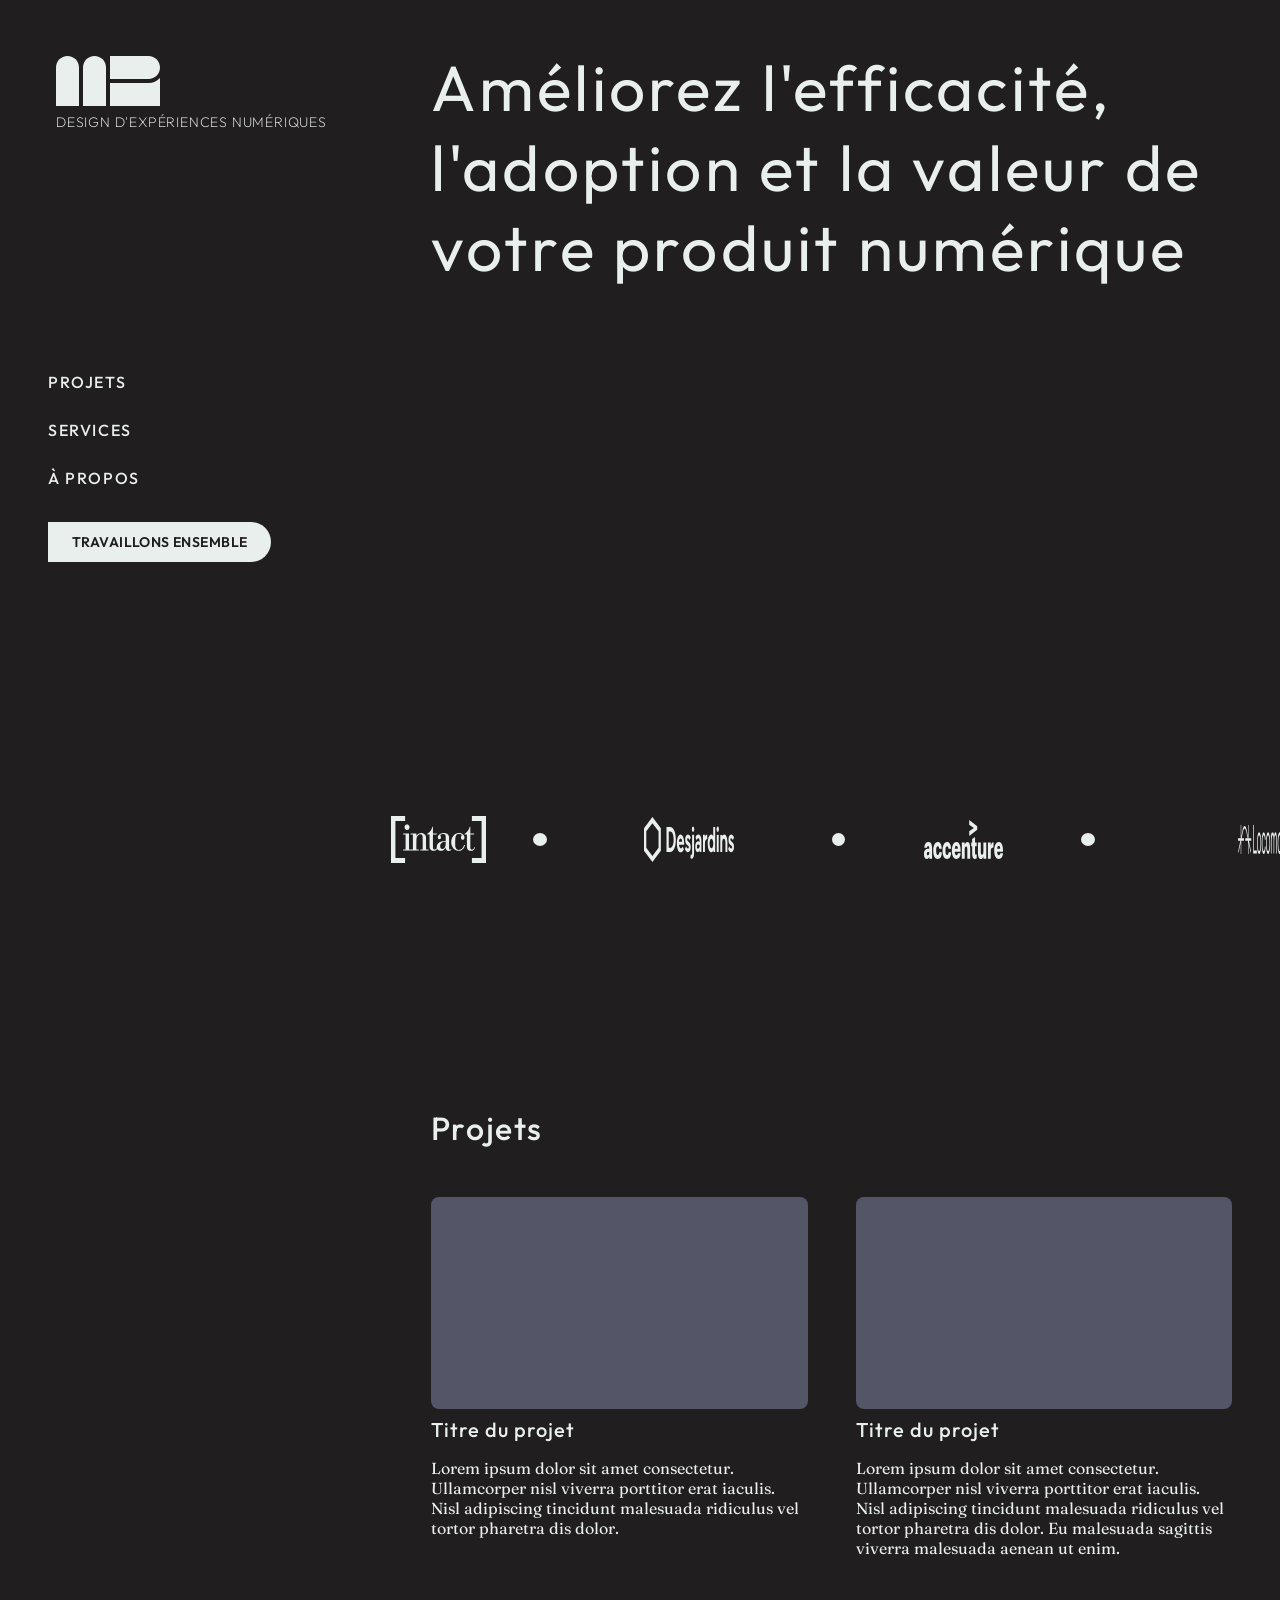
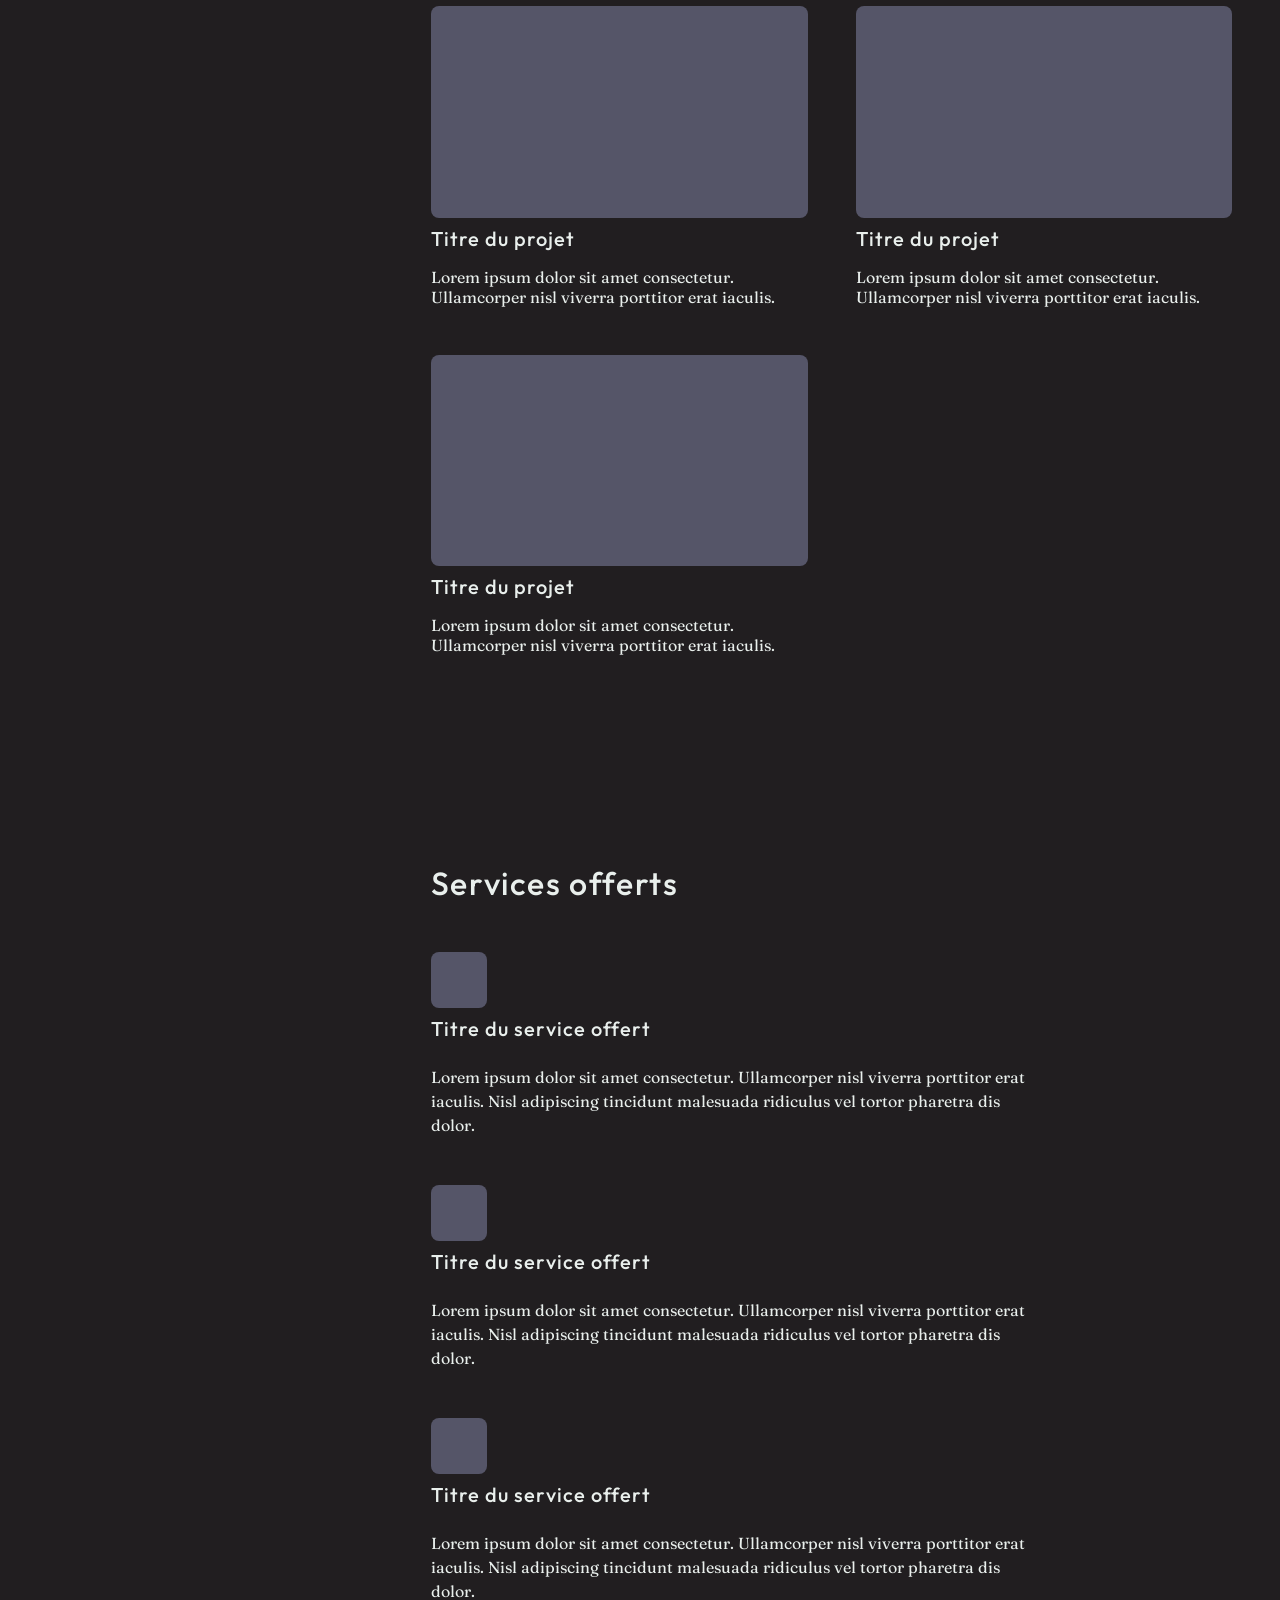
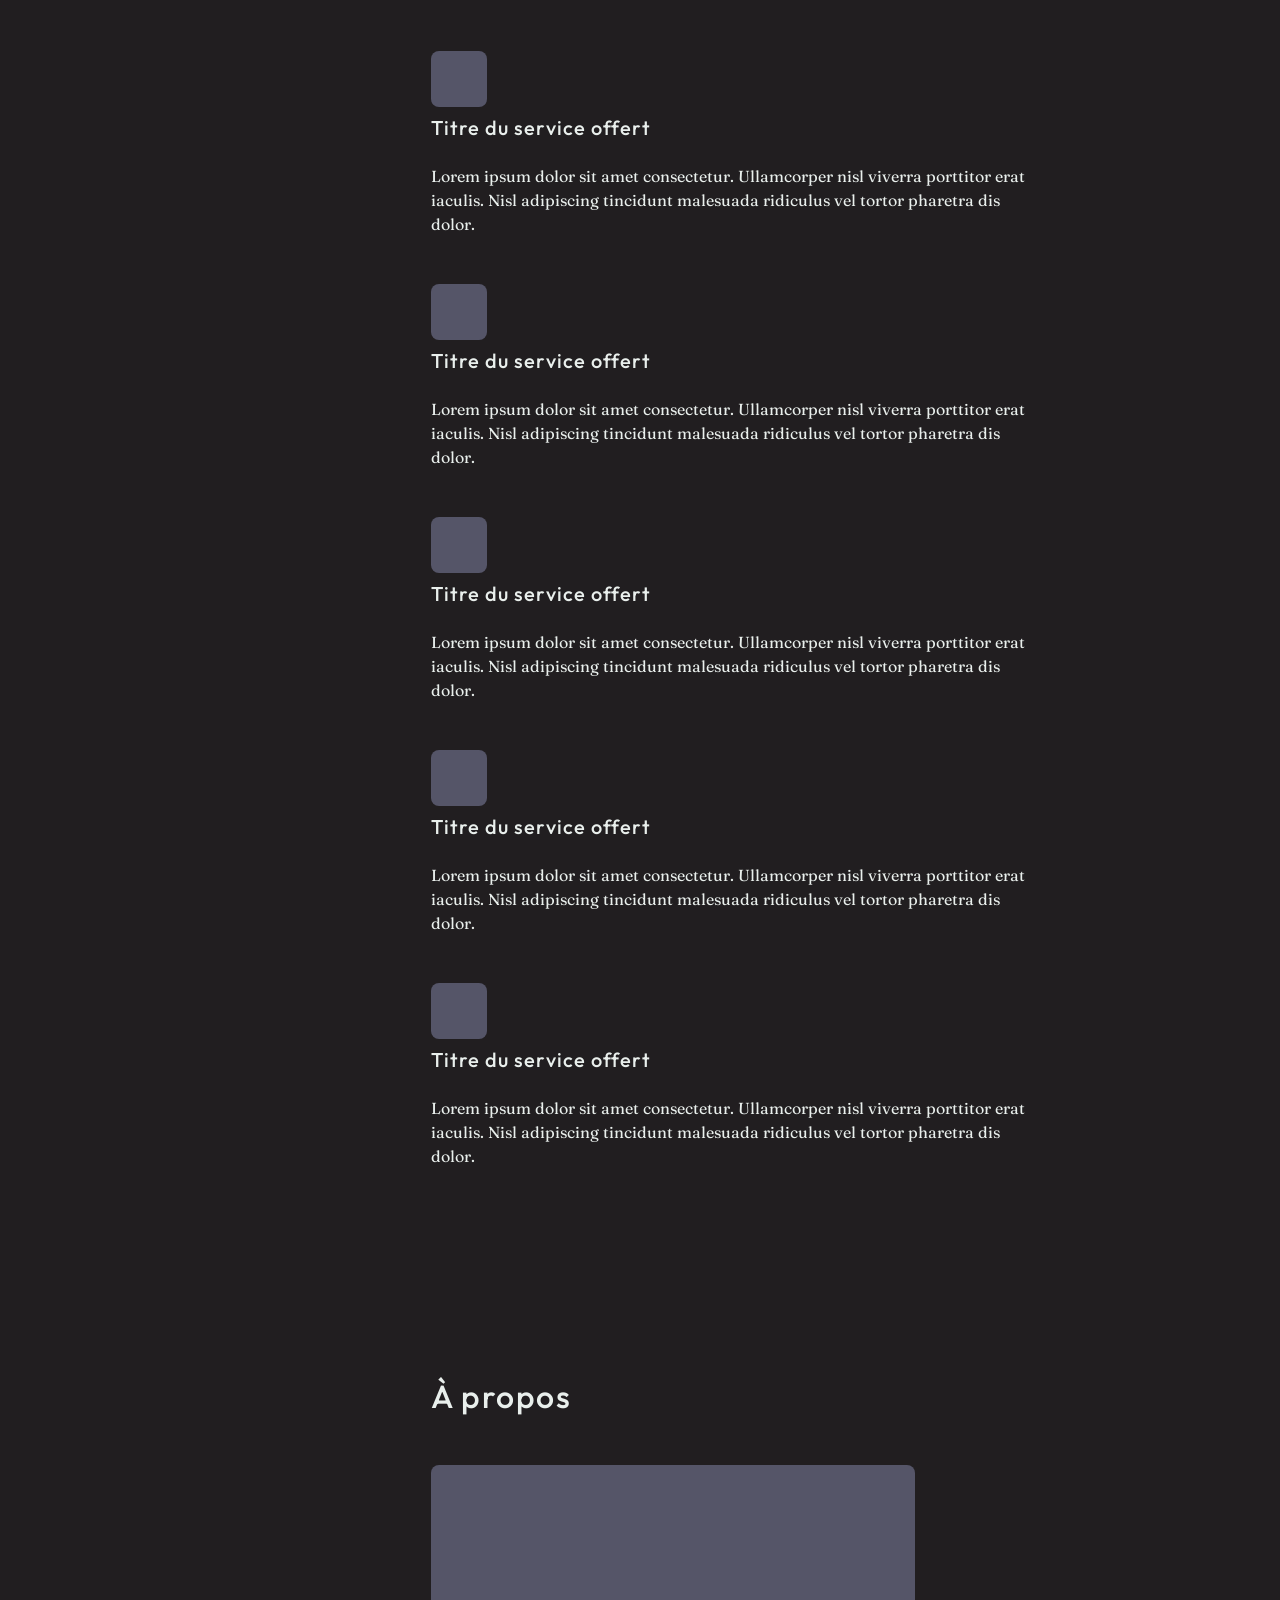
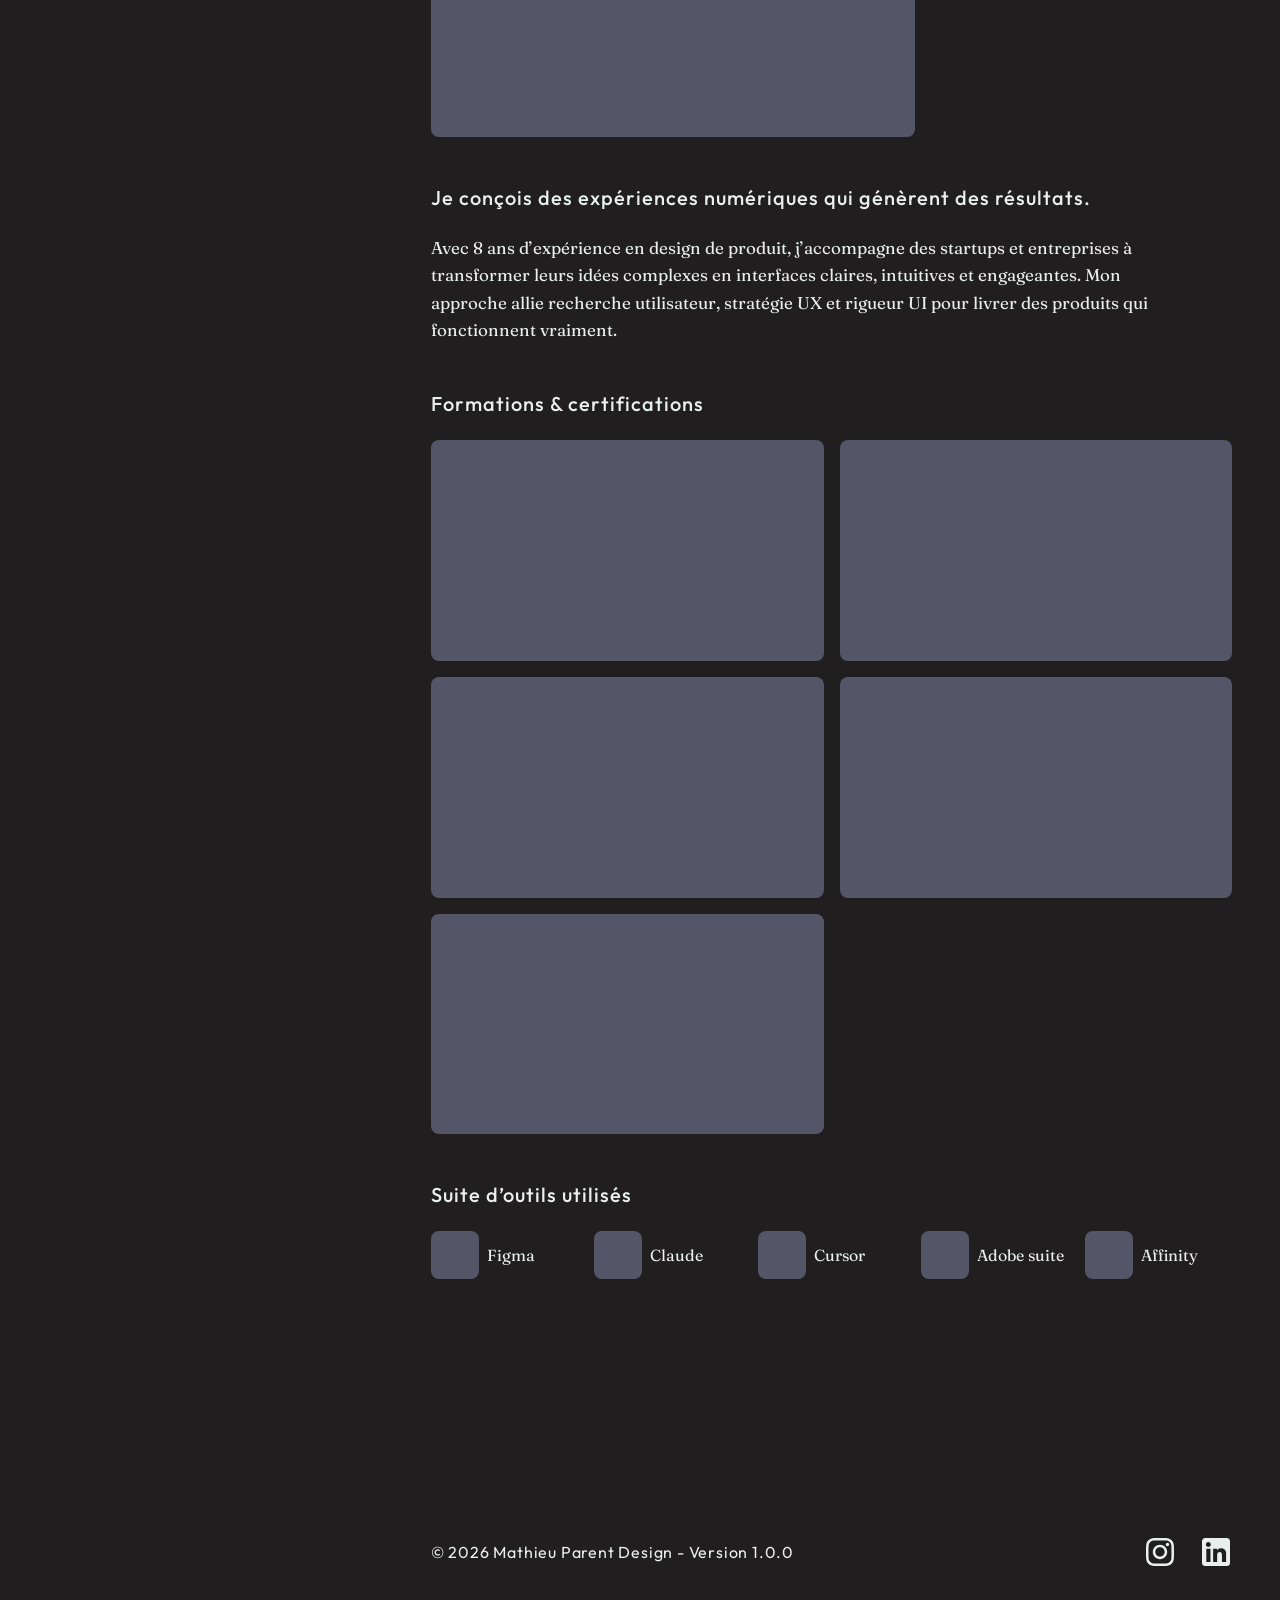
<file: index.html>
<!DOCTYPE html>
<html lang="fr">
<head>
  <meta charset="UTF-8" />
  <meta name="viewport" content="width=device-width, initial-scale=1.0" />
  <title>Mathieu Parent — Design de produit numérique</title>
  <link rel="preconnect" href="https://fonts.googleapis.com" />
  <link rel="preconnect" href="https://fonts.gstatic.com" crossorigin />
  <link href="https://fonts.googleapis.com/css2?family=Fraunces:opsz,wght@9..144,400&family=Outfit:wght@300;400;500;600&display=swap" rel="stylesheet" />
  <link rel="stylesheet" href="styles.css" />
</head>
<body>
  <div class="layout">

    <nav class="navigation" id="navigation">
      <div class="navigation__top">
        <a href="#header" class="navigation__brand" aria-label="Mathieu Parent">
          <img class="logo logo--desktop" src="assets/logo.svg" alt="" />
          <img class="logo logo--mobile" src="assets/logo-mobile.svg" alt="" />
          <p class="navigation__tagline">design d'expériences numériques</p>
        </a>

        <button
          class="navigation__toggle"
          type="button"
          aria-expanded="false"
          aria-controls="navigation-menu"
          aria-label="Ouvrir le menu"
        >
          <img class="navigation__icon navigation__icon--menu" src="assets/menu.svg" alt="" width="32" height="32" />
          <img class="navigation__icon navigation__icon--close" src="assets/close.svg" alt="" width="32" height="32" />
        </button>
      </div>

      <div class="navigation__body" id="navigation-menu">
        <ul class="navigation__links">
          <li><a href="#projets" class="navigation__link">Projets</a></li>
          <li><a href="#services" class="navigation__link">Services</a></li>
          <li><a href="#about" class="navigation__link">À propos</a></li>
        </ul>

        <a href="#contact" class="navigation__button">Travaillons ensemble</a>
      </div>
    </nav>

    <main class="body">

      <section class="header" id="header">
        <div class="header__tagline-block">
          <p class="header__tagline reveal" style="--reveal-delay: 160ms">
            Améliorez l'efficacité, l'adoption et la valeur de votre produit numérique
          </p>
        </div>
        <div class="client-company reveal" style="--reveal-delay: 440ms">
          <div class="client-company__track">
            <!-- First copy -->
            <div class="client-company__set">
              <img class="client-logo client-logo--intact" src="assets/clients/intact.svg" alt="Intact" />
              <img class="client-company__dot" src="assets/clients/dot.svg" alt="" />
              <img class="client-logo client-logo--desjardins" src="assets/clients/desjardins.svg" alt="Desjardins" />
              <img class="client-company__dot" src="assets/clients/dot.svg" alt="" />
              <img class="client-logo client-logo--accenture" src="assets/clients/accenture.svg" alt="Accenture" />
              <img class="client-company__dot" src="assets/clients/dot.svg" alt="" />
              <img class="client-logo client-logo--locomotive" src="assets/clients/locomotive.svg" alt="Locomotive" />
              <img class="client-company__dot" src="assets/clients/dot.svg" alt="" />
              <img class="client-logo client-logo--lg2" src="assets/clients/lg2.svg" alt="lg2" />
              <img class="client-company__dot" src="assets/clients/dot.svg" alt="" />
              <img class="client-logo client-logo--turbulent" src="assets/clients/turbulent.svg" alt="Turbulent" />
              <img class="client-company__dot" src="assets/clients/dot.svg" alt="" />
              <img class="client-logo client-logo--mtm-design" src="assets/clients/mtm-design.svg" alt="MTM.design" />
              <img class="client-company__dot" src="assets/clients/dot.svg" alt="" />
              <img class="client-logo client-logo--metamusique" src="assets/clients/metamusique.svg" alt="Métamusique" />
              <img class="client-company__dot" src="assets/clients/dot.svg" alt="" />
            </div>
            <!-- Duplicate for seamless loop -->
            <div class="client-company__set" aria-hidden="true">
              <img class="client-logo client-logo--intact" src="assets/clients/intact.svg" alt="" />
              <img class="client-company__dot" src="assets/clients/dot.svg" alt="" />
              <img class="client-logo client-logo--desjardins" src="assets/clients/desjardins.svg" alt="" />
              <img class="client-company__dot" src="assets/clients/dot.svg" alt="" />
              <img class="client-logo client-logo--accenture" src="assets/clients/accenture.svg" alt="" />
              <img class="client-company__dot" src="assets/clients/dot.svg" alt="" />
              <img class="client-logo client-logo--locomotive" src="assets/clients/locomotive.svg" alt="" />
              <img class="client-company__dot" src="assets/clients/dot.svg" alt="" />
              <img class="client-logo client-logo--lg2" src="assets/clients/lg2.svg" alt="" />
              <img class="client-company__dot" src="assets/clients/dot.svg" alt="" />
              <img class="client-logo client-logo--turbulent" src="assets/clients/turbulent.svg" alt="" />
              <img class="client-company__dot" src="assets/clients/dot.svg" alt="" />
              <img class="client-logo client-logo--mtm-design" src="assets/clients/mtm-design.svg" alt="" />
              <img class="client-company__dot" src="assets/clients/dot.svg" alt="" />
              <img class="client-logo client-logo--metamusique" src="assets/clients/metamusique.svg" alt="" />
              <img class="client-company__dot" src="assets/clients/dot.svg" alt="" />
            </div>
          </div>
        </div>
      </section>

      <section class="section" id="projets">
        <h2 class="section__title reveal">Projets</h2>
        <div class="section__content">
          <ul class="projects-listing">
            <li class="project-card">
              <div class="project-card__media reveal" style="--reveal-delay: 0ms" aria-hidden="true"></div>
              <div class="project-card__text">
                <h3 class="project-card__title reveal" style="--reveal-delay: 400ms">
                  <a href="project-CB.html" class="project-card__link">Titre du projet</a>
                </h3>
                <p class="project-card__description reveal" style="--reveal-delay: 800ms">
                  Lorem ipsum dolor sit amet consectetur. Ullamcorper nisl viverra porttitor erat iaculis. Nisl adipiscing tincidunt malesuada ridiculus vel tortor pharetra dis dolor.
                </p>
              </div>
            </li>
            <li class="project-card">
              <div class="project-card__media reveal" style="--reveal-delay: 160ms" aria-hidden="true"></div>
              <div class="project-card__text">
                <h3 class="project-card__title reveal" style="--reveal-delay: 560ms">Titre du projet</h3>
                <p class="project-card__description reveal" style="--reveal-delay: 960ms">
                  Lorem ipsum dolor sit amet consectetur. Ullamcorper nisl viverra porttitor erat iaculis. Nisl adipiscing tincidunt malesuada ridiculus vel tortor pharetra dis dolor. Eu malesuada sagittis viverra malesuada aenean ut enim.
                </p>
              </div>
            </li>
            <li class="project-card">
              <div class="project-card__media reveal" style="--reveal-delay: 320ms" aria-hidden="true"></div>
              <div class="project-card__text">
                <h3 class="project-card__title reveal" style="--reveal-delay: 720ms">Titre du projet</h3>
                <p class="project-card__description reveal" style="--reveal-delay: 1120ms">
                  Lorem ipsum dolor sit amet consectetur. Ullamcorper nisl viverra porttitor erat iaculis.
                </p>
              </div>
            </li>
            <li class="project-card">
              <div class="project-card__media reveal" style="--reveal-delay: 0ms" aria-hidden="true"></div>
              <div class="project-card__text">
                <h3 class="project-card__title reveal" style="--reveal-delay: 400ms">Titre du projet</h3>
                <p class="project-card__description reveal" style="--reveal-delay: 800ms">
                  Lorem ipsum dolor sit amet consectetur. Ullamcorper nisl viverra porttitor erat iaculis.
                </p>
              </div>
            </li>
            <li class="project-card">
              <div class="project-card__media reveal" style="--reveal-delay: 160ms" aria-hidden="true"></div>
              <div class="project-card__text">
                <h3 class="project-card__title reveal" style="--reveal-delay: 560ms">Titre du projet</h3>
                <p class="project-card__description reveal" style="--reveal-delay: 960ms">
                  Lorem ipsum dolor sit amet consectetur. Ullamcorper nisl viverra porttitor erat iaculis.
                </p>
              </div>
            </li>
          </ul>
        </div>
      </section>

      <section class="section" id="services">
        <h2 class="section__title reveal">Services offerts</h2>
        <div class="section__content">
          <ul class="services-listing">
            <li class="service-card">
              <div class="service-card__media reveal" style="--reveal-delay: 0ms" aria-hidden="true"></div>
              <div class="service-card__text">
                <h3 class="service-card__title reveal" style="--reveal-delay: 200ms">Titre du service offert</h3>
                <p class="service-card__description reveal" style="--reveal-delay: 400ms">
                  Lorem ipsum dolor sit amet consectetur. Ullamcorper nisl viverra porttitor erat iaculis. Nisl adipiscing tincidunt malesuada ridiculus vel tortor pharetra dis dolor.
                </p>
              </div>
            </li>
            <li class="service-card">
              <div class="service-card__media reveal" style="--reveal-delay: 80ms" aria-hidden="true"></div>
              <div class="service-card__text">
                <h3 class="service-card__title reveal" style="--reveal-delay: 280ms">Titre du service offert</h3>
                <p class="service-card__description reveal" style="--reveal-delay: 480ms">
                  Lorem ipsum dolor sit amet consectetur. Ullamcorper nisl viverra porttitor erat iaculis. Nisl adipiscing tincidunt malesuada ridiculus vel tortor pharetra dis dolor.
                </p>
              </div>
            </li>
            <li class="service-card">
              <div class="service-card__media reveal" style="--reveal-delay: 160ms" aria-hidden="true"></div>
              <div class="service-card__text">
                <h3 class="service-card__title reveal" style="--reveal-delay: 360ms">Titre du service offert</h3>
                <p class="service-card__description reveal" style="--reveal-delay: 560ms">
                  Lorem ipsum dolor sit amet consectetur. Ullamcorper nisl viverra porttitor erat iaculis. Nisl adipiscing tincidunt malesuada ridiculus vel tortor pharetra dis dolor.
                </p>
              </div>
            </li>
            <li class="service-card">
              <div class="service-card__media reveal" style="--reveal-delay: 240ms" aria-hidden="true"></div>
              <div class="service-card__text">
                <h3 class="service-card__title reveal" style="--reveal-delay: 440ms">Titre du service offert</h3>
                <p class="service-card__description reveal" style="--reveal-delay: 640ms">
                  Lorem ipsum dolor sit amet consectetur. Ullamcorper nisl viverra porttitor erat iaculis. Nisl adipiscing tincidunt malesuada ridiculus vel tortor pharetra dis dolor.
                </p>
              </div>
            </li>
            <li class="service-card">
              <div class="service-card__media reveal" style="--reveal-delay: 0ms" aria-hidden="true"></div>
              <div class="service-card__text">
                <h3 class="service-card__title reveal" style="--reveal-delay: 200ms">Titre du service offert</h3>
                <p class="service-card__description reveal" style="--reveal-delay: 400ms">
                  Lorem ipsum dolor sit amet consectetur. Ullamcorper nisl viverra porttitor erat iaculis. Nisl adipiscing tincidunt malesuada ridiculus vel tortor pharetra dis dolor.
                </p>
              </div>
            </li>
            <li class="service-card">
              <div class="service-card__media reveal" style="--reveal-delay: 80ms" aria-hidden="true"></div>
              <div class="service-card__text">
                <h3 class="service-card__title reveal" style="--reveal-delay: 280ms">Titre du service offert</h3>
                <p class="service-card__description reveal" style="--reveal-delay: 480ms">
                  Lorem ipsum dolor sit amet consectetur. Ullamcorper nisl viverra porttitor erat iaculis. Nisl adipiscing tincidunt malesuada ridiculus vel tortor pharetra dis dolor.
                </p>
              </div>
            </li>
            <li class="service-card">
              <div class="service-card__media reveal" style="--reveal-delay: 160ms" aria-hidden="true"></div>
              <div class="service-card__text">
                <h3 class="service-card__title reveal" style="--reveal-delay: 360ms">Titre du service offert</h3>
                <p class="service-card__description reveal" style="--reveal-delay: 560ms">
                  Lorem ipsum dolor sit amet consectetur. Ullamcorper nisl viverra porttitor erat iaculis. Nisl adipiscing tincidunt malesuada ridiculus vel tortor pharetra dis dolor.
                </p>
              </div>
            </li>
            <li class="service-card">
              <div class="service-card__media reveal" style="--reveal-delay: 240ms" aria-hidden="true"></div>
              <div class="service-card__text">
                <h3 class="service-card__title reveal" style="--reveal-delay: 440ms">Titre du service offert</h3>
                <p class="service-card__description reveal" style="--reveal-delay: 640ms">
                  Lorem ipsum dolor sit amet consectetur. Ullamcorper nisl viverra porttitor erat iaculis. Nisl adipiscing tincidunt malesuada ridiculus vel tortor pharetra dis dolor.
                </p>
              </div>
            </li>
          </ul>
        </div>
      </section>

      <section class="section" id="about">
        <h2 class="section__title reveal">À propos</h2>
        <div class="section__content">
          <div class="about-section-content">
            <div class="top-block">
              <div class="top-block__intro">
                <div class="top-block__media reveal" style="--reveal-delay: 0ms" aria-hidden="true"></div>
                <div class="text-column">
                  <h3 class="text-column__heading reveal" style="--reveal-delay: 160ms">
                    Je conçois des expériences numériques qui génèrent des résultats.
                  </h3>
                  <p class="text-column__body reveal" style="--reveal-delay: 320ms">
                    Avec 8&nbsp;ans d’expérience en design de produit, j’accompagne des startups et entreprises à transformer leurs idées complexes en interfaces claires, intuitives et engageantes. Mon approche allie recherche utilisateur, stratégie UX et rigueur UI pour livrer des produits qui fonctionnent vraiment.
                  </p>
                </div>
              </div>
              <div class="certificates-block">
                <h3 class="certificates-block__label reveal" style="--reveal-delay: 400ms">Formations &amp; certifications</h3>
                <ul class="certifications-listing">
                  <li class="certification reveal" style="--reveal-delay: 480ms" aria-label="Google UX Design Certificate">
                    <div class="certification__media" aria-hidden="true"></div>
                  </li>
                  <li class="certification reveal" style="--reveal-delay: 560ms" aria-label="Interaction Design Foundation">
                    <div class="certification__media" aria-hidden="true"></div>
                  </li>
                  <li class="certification reveal" style="--reveal-delay: 640ms" aria-label="Figma Advanced">
                    <div class="certification__media" aria-hidden="true"></div>
                  </li>
                  <li class="certification reveal" style="--reveal-delay: 720ms" aria-label="Meta Product Design">
                    <div class="certification__media" aria-hidden="true"></div>
                  </li>
                  <li class="certification reveal" style="--reveal-delay: 800ms" aria-label="NN/g UX Certification">
                    <div class="certification__media" aria-hidden="true"></div>
                  </li>
                </ul>
              </div>
              <div class="tools-block">
                <h3 class="tools-block__label reveal" style="--reveal-delay: 880ms">Suite d’outils utilisés</h3>
                <ul class="tools-listing">
                  <li class="tool reveal" style="--reveal-delay: 960ms">
                    <div class="tool__media" aria-hidden="true"></div>
                    <p class="tool__title">Figma</p>
                  </li>
                  <li class="tool reveal" style="--reveal-delay: 1040ms">
                    <div class="tool__media" aria-hidden="true"></div>
                    <p class="tool__title">Claude</p>
                  </li>
                  <li class="tool reveal" style="--reveal-delay: 1120ms">
                    <div class="tool__media" aria-hidden="true"></div>
                    <p class="tool__title">Cursor</p>
                  </li>
                  <li class="tool reveal" style="--reveal-delay: 1200ms">
                    <div class="tool__media" aria-hidden="true"></div>
                    <p class="tool__title">Adobe suite</p>
                  </li>
                  <li class="tool reveal" style="--reveal-delay: 1280ms">
                    <div class="tool__media" aria-hidden="true"></div>
                    <p class="tool__title">Affinity</p>
                  </li>
                </ul>
              </div>
            </div>
          </div>
        </div>
      </section>

      <footer class="footer">
        <p class="footer__copyright">© <span data-year></span> Mathieu Parent Design - Version 1.0.0</p>
        <div class="footer__socials">
          <a class="footer__social" href="#" aria-label="Instagram">
            <img src="assets/instagram.svg" alt="" width="32" height="32" />
          </a>
          <a class="footer__social" href="#" aria-label="LinkedIn">
            <img src="assets/linkedin.svg" alt="" width="32" height="32" />
          </a>
        </div>
      </footer>

    </main>

  </div>
  <script src="nav.js"></script>
  <script src="reveal.js"></script>
  <script>
    document.querySelectorAll('[data-year]').forEach((el) => {
      el.textContent = new Date().getFullYear();
    });
  </script>
</body>
</html>
</file>
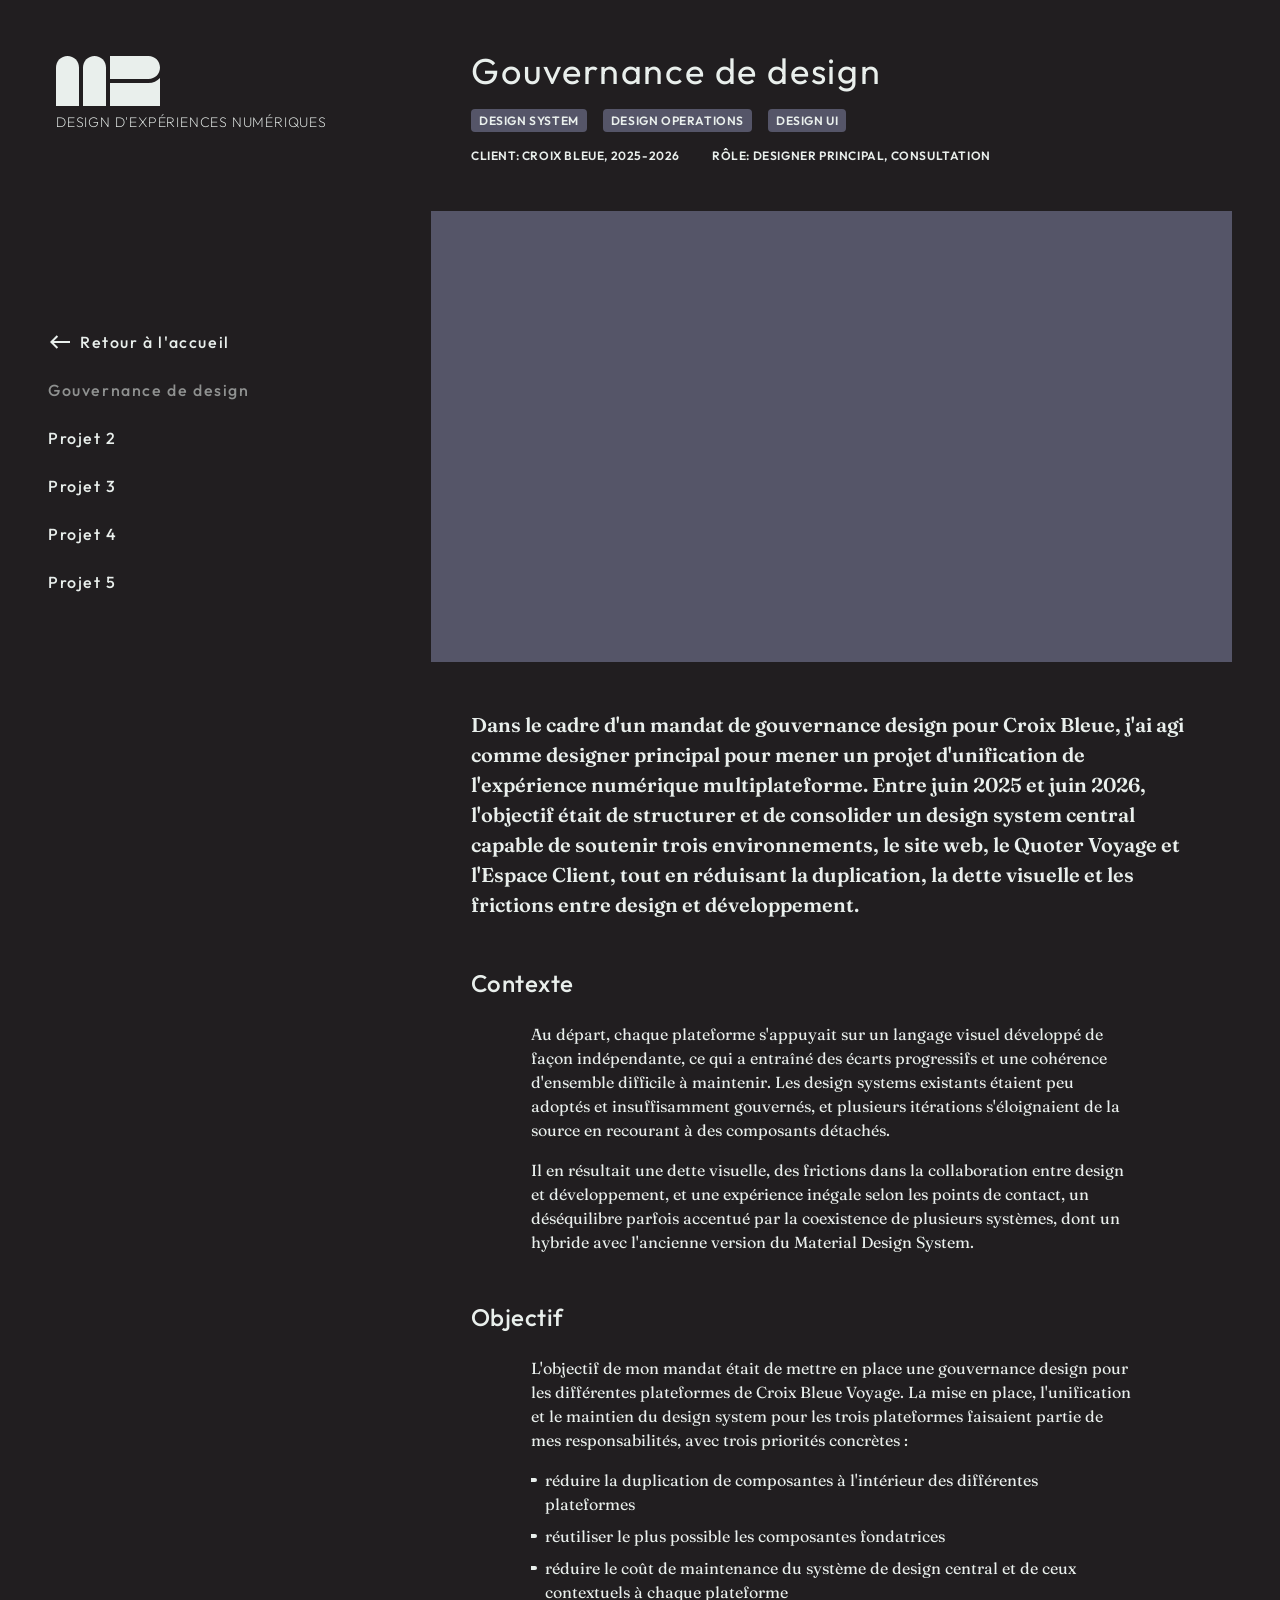
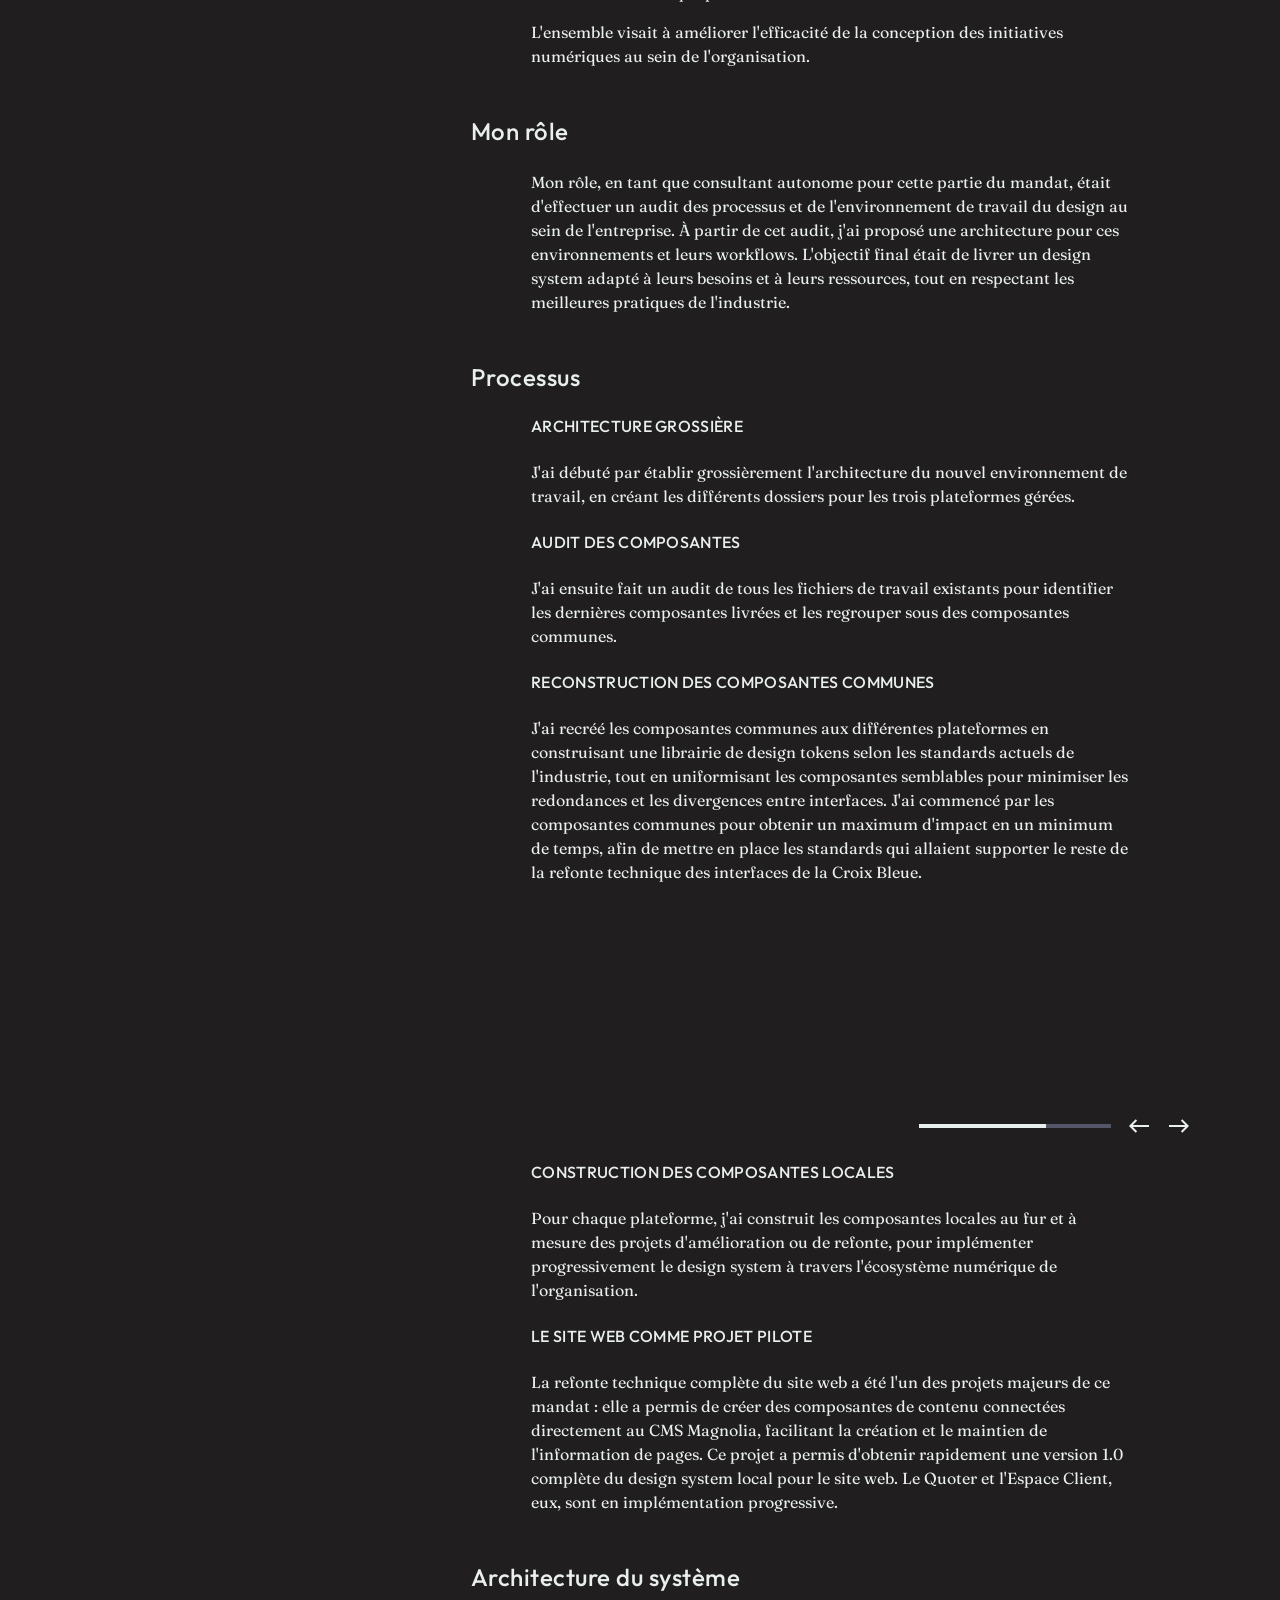
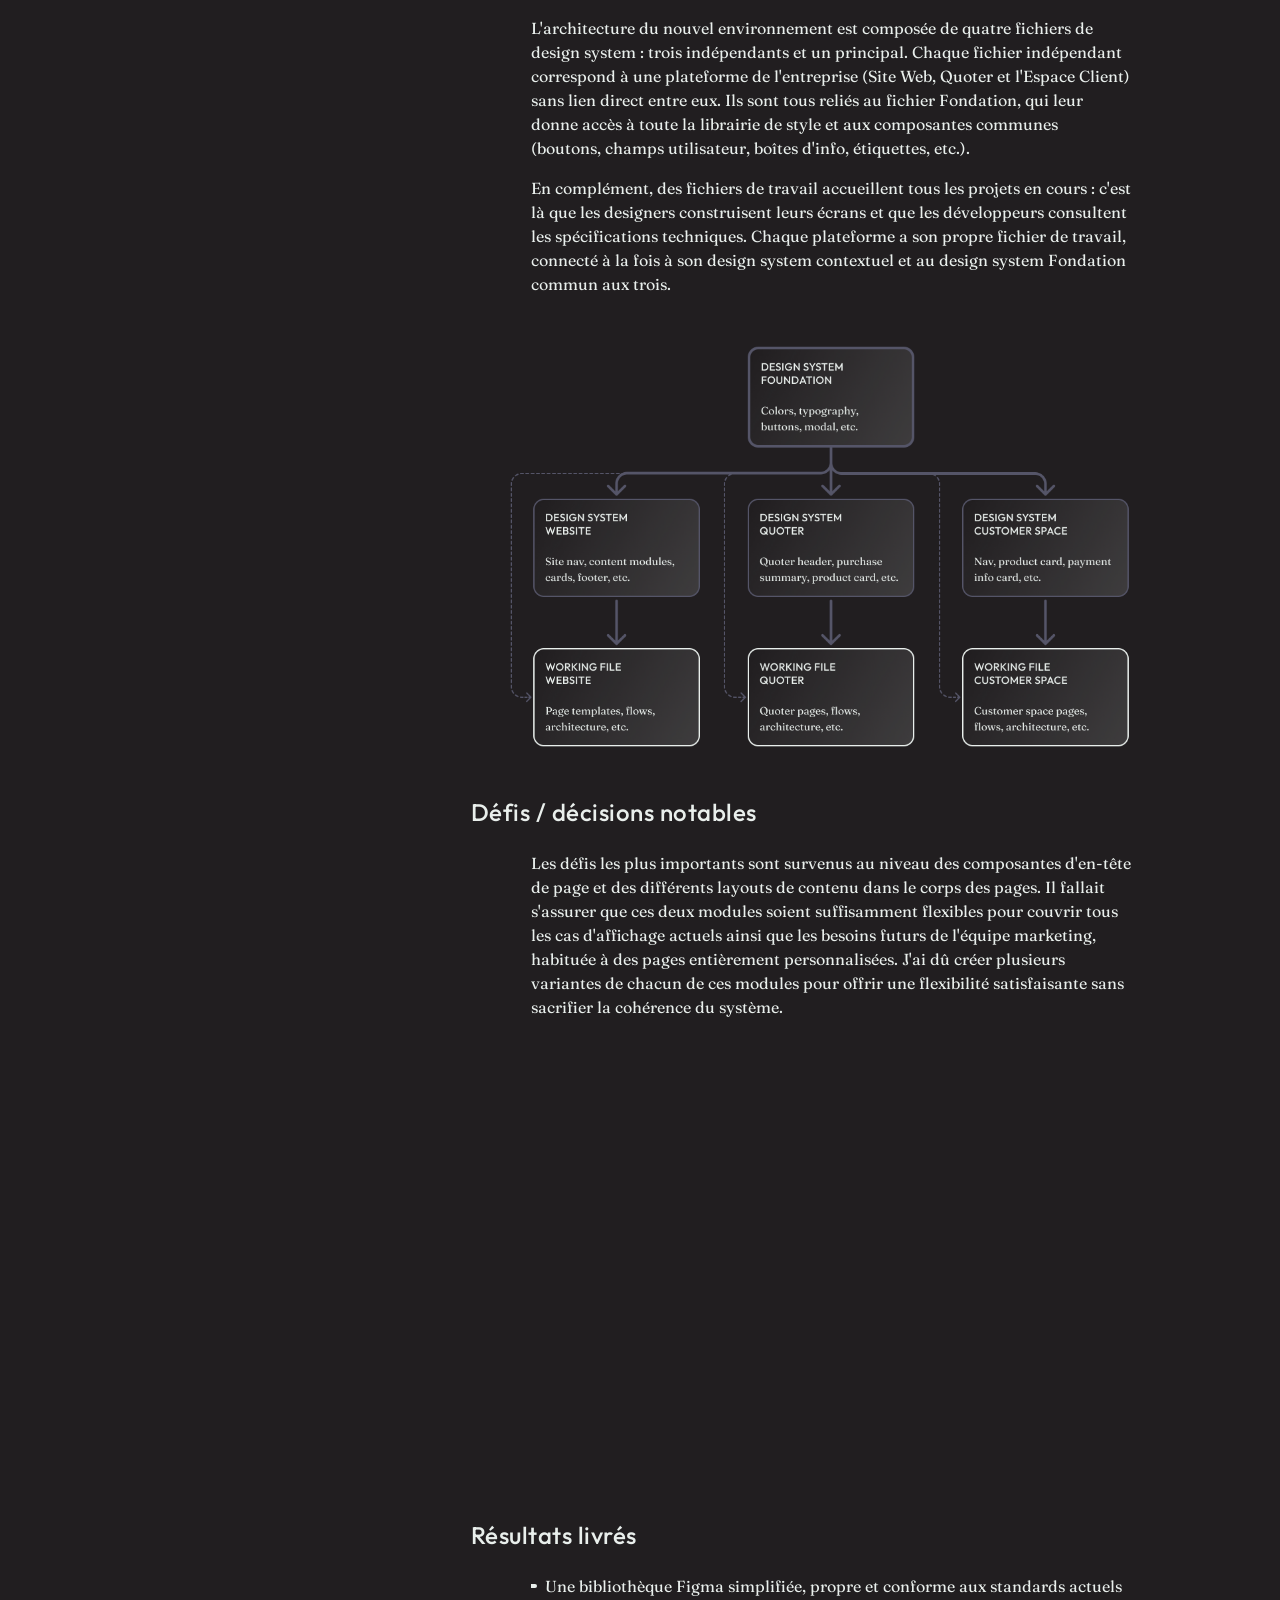
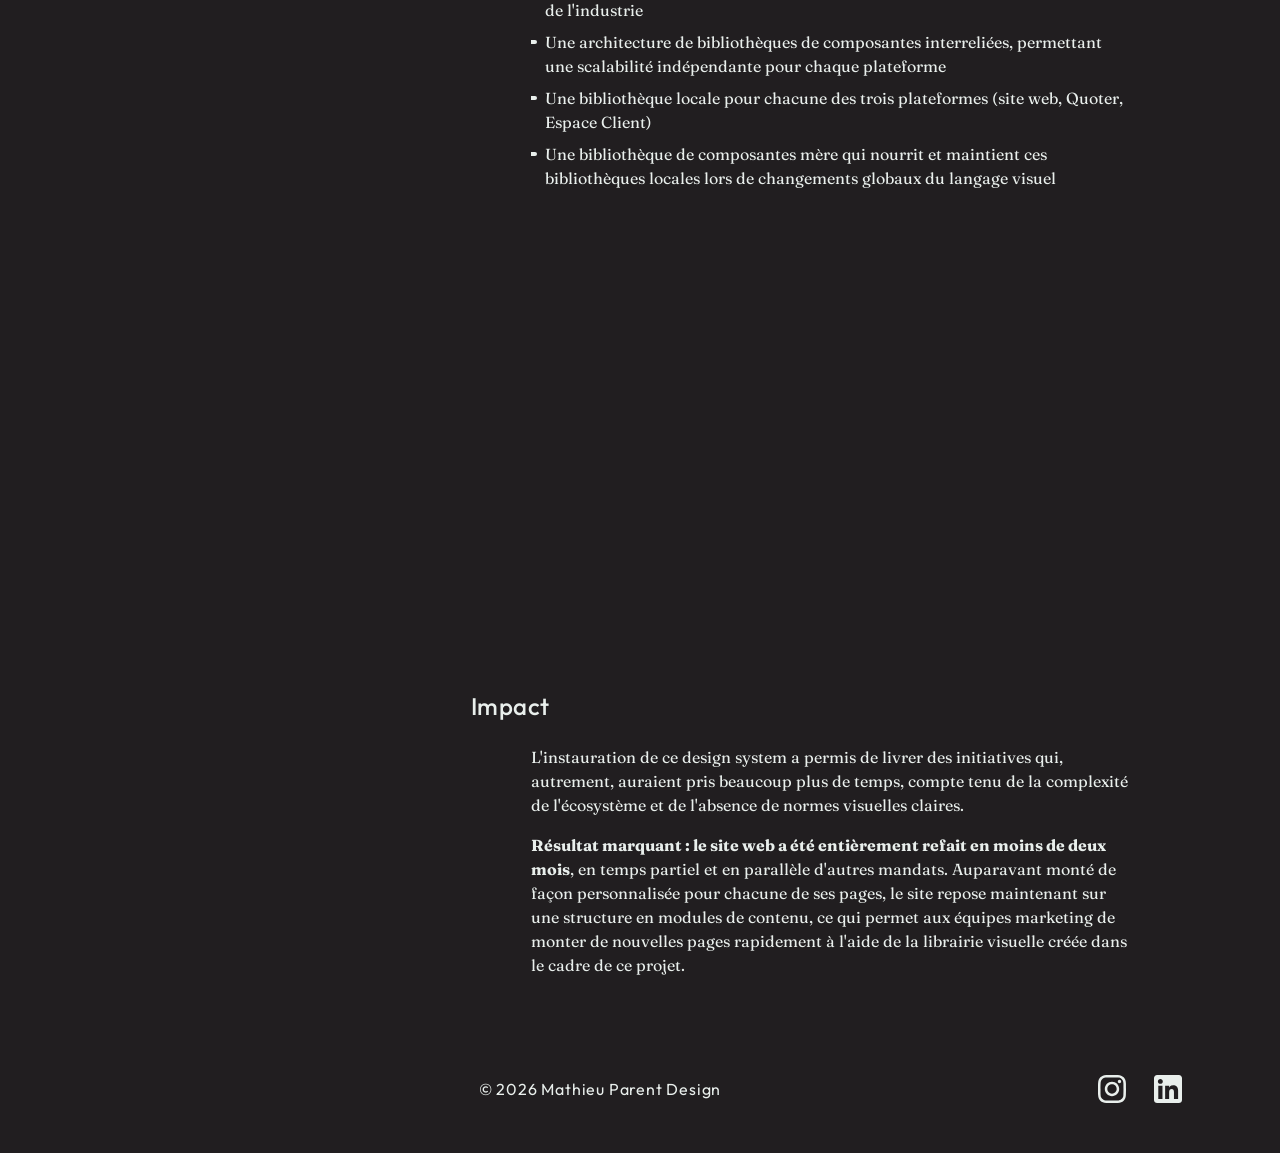
<file: project-CB.html>
<!DOCTYPE html>
<html lang="fr">
<head>
  <meta charset="UTF-8" />
  <meta name="viewport" content="width=device-width, initial-scale=1.0" />
  <title>Gouvernance de design — Mathieu Parent</title>
  <link rel="preconnect" href="https://fonts.googleapis.com" />
  <link rel="preconnect" href="https://fonts.gstatic.com" crossorigin />
  <link href="https://fonts.googleapis.com/css2?family=Fraunces:opsz,wght@9..144,400;600;700&family=Outfit:wght@300;400;500;600&display=swap" rel="stylesheet" />
  <link rel="stylesheet" href="styles.css" />
</head>
<body>
  <div class="layout">

    <nav class="navigation navigation--projects" id="navigation">
      <div class="navigation__top">
        <a href="index.html" class="navigation__brand" aria-label="Mathieu Parent">
          <img class="logo logo--desktop" src="assets/logo.svg" alt="" />
          <img class="logo logo--mobile" src="assets/logo-mobile.svg" alt="" />
          <p class="navigation__tagline">design d'expériences numériques</p>
        </a>

        <button
          class="navigation__toggle"
          type="button"
          aria-expanded="false"
          aria-controls="navigation-menu"
          aria-label="Ouvrir le menu"
        >
          <img class="navigation__icon navigation__icon--menu" src="assets/menu.svg" alt="" width="32" height="32" />
          <img class="navigation__icon navigation__icon--close" src="assets/close.svg" alt="" width="32" height="32" />
        </button>
      </div>

      <div class="navigation__body" id="navigation-menu">
        <ul class="navigation__links">
          <li>
            <a href="index.html" class="navigation__link navigation__link--back">
              <img class="navigation__link-icon" src="assets/arrow-left.svg" alt="" width="24" height="24" />
              Retour à l'accueil
            </a>
          </li>
          <li><a href="project-CB.html" class="navigation__link" aria-current="page">Gouvernance de design</a></li>
          <li><a href="#" class="navigation__link">Projet 2</a></li>
          <li><a href="#" class="navigation__link">Projet 3</a></li>
          <li><a href="#" class="navigation__link">Projet 4</a></li>
          <li><a href="#" class="navigation__link">Projet 5</a></li>
        </ul>
      </div>
    </nav>

    <main class="body body--article">

      <header class="article-header">
        <div class="article-header__intro">
          <h1 class="article-header__title">Gouvernance de design</h1>
          <div class="article-header__meta">
            <ul class="article-header__tags">
              <li>Design system</li>
              <li>Design operations</li>
              <li>Design UI</li>
            </ul>
            <ul class="article-header__details">
              <li>Client: Croix Bleue, 2025-2026</li>
              <li>Rôle: Designer principal, consultation</li>
            </ul>
          </div>
        </div>
        <div class="article-header__hero" aria-hidden="true"></div>
      </header>

      <div class="article-body">

        <p class="content-lead">Dans le cadre d'un mandat de gouvernance design pour Croix Bleue, j'ai agi comme designer principal pour mener un projet d'unification de l'expérience numérique multiplateforme. Entre juin 2025 et juin 2026, l'objectif était de structurer et de consolider un design system central capable de soutenir trois environnements, le site web, le Quoter Voyage et l'Espace Client, tout en réduisant la duplication, la dette visuelle et les frictions entre design et développement.</p>

        <h2 class="content-heading">Contexte</h2>
        <div class="content-container">
          <div class="content-text">
            <p>Au départ, chaque plateforme s'appuyait sur un langage visuel développé de façon indépendante, ce qui a entraîné des écarts progressifs et une cohérence d'ensemble difficile à maintenir. Les design systems existants étaient peu adoptés et insuffisamment gouvernés, et plusieurs itérations s'éloignaient de la source en recourant à des composants détachés.</p>
            <p>Il en résultait une dette visuelle, des frictions dans la collaboration entre design et développement, et une expérience inégale selon les points de contact, un déséquilibre parfois accentué par la coexistence de plusieurs systèmes, dont un hybride avec l'ancienne version du Material Design System.</p>
          </div>
        </div>

        <h2 class="content-heading">Objectif</h2>
        <div class="content-container">
          <div class="content-text">
            <p>L'objectif de mon mandat était de mettre en place une gouvernance design pour les différentes plateformes de Croix Bleue Voyage. La mise en place, l'unification et le maintien du design system pour les trois plateformes faisaient partie de mes responsabilités, avec trois priorités concrètes :</p>
            <ul>
              <li>réduire la duplication de composantes à l'intérieur des différentes plateformes</li>
              <li>réutiliser le plus possible les composantes fondatrices</li>
              <li>réduire le coût de maintenance du système de design central et de ceux contextuels à chaque plateforme</li>
            </ul>
            <p>L'ensemble visait à améliorer l'efficacité de la conception des initiatives numériques au sein de l'organisation.</p>
          </div>
        </div>

        <h2 class="content-heading">Mon rôle</h2>
        <div class="content-container">
          <div class="content-text">
            <p>Mon rôle, en tant que consultant autonome pour cette partie du mandat, était d'effectuer un audit des processus et de l'environnement de travail du design au sein de l'entreprise. À partir de cet audit, j'ai proposé une architecture pour ces environnements et leurs workflows. L'objectif final était de livrer un design system adapté à leurs besoins et à leurs ressources, tout en respectant les meilleures pratiques de l'industrie.</p>
          </div>
        </div>

        <h2 class="content-heading">Processus</h2>
        <div class="content-container">
          <h3 class="content-subheading">Architecture grossière</h3>
          <div class="content-text">
            <p>J'ai débuté par établir grossièrement l'architecture du nouvel environnement de travail, en créant les différents dossiers pour les trois plateformes gérées.</p>
          </div>
          <h3 class="content-subheading">Audit des composantes</h3>
          <div class="content-text">
            <p>J'ai ensuite fait un audit de tous les fichiers de travail existants pour identifier les dernières composantes livrées et les regrouper sous des composantes communes.</p>
          </div>
          <h3 class="content-subheading">Reconstruction des composantes communes</h3>
          <div class="content-text">
            <p>J'ai recréé les composantes communes aux différentes plateformes en construisant une librairie de design tokens selon les standards actuels de l'industrie, tout en uniformisant les composantes semblables pour minimiser les redondances et les divergences entre interfaces. J'ai commencé par les composantes communes pour obtenir un maximum d'impact en un minimum de temps, afin de mettre en place les standards qui allaient supporter le reste de la refonte technique des interfaces de la Croix Bleue.</p>
          </div>
          <div class="media media--landscape media--overflow">
            <div class="media__track">
              <div class="media__item">
                <video
                  class="media__video"
                  src="assets/project%20-%20CB/buttons%20-%20CB.mov"
                  autoplay
                  muted
                  loop
                  playsinline
                  aria-label="Composantes boutons du design system Croix Bleue"
                ></video>
              </div>
              <div class="media__item">
                <video
                  class="media__video"
                  src="assets/project%20-%20CB/variables%20-%20CB.mov"
                  autoplay
                  muted
                  loop
                  playsinline
                  aria-label="Variables du design system Croix Bleue"
                ></video>
              </div>
              <div class="media__item">
                <video
                  class="media__video"
                  src="assets/project%20-%20CB/token%20naming%20-%20CB.mov"
                  autoplay
                  muted
                  loop
                  playsinline
                  aria-label="Nommage des tokens du design system Croix Bleue"
                ></video>
              </div>
            </div>
            <div class="media__controls">
              <div class="media__bar" aria-hidden="true">
                <div class="media__progress"></div>
              </div>
              <button type="button" class="media__btn media__btn--prev" aria-label="Précédent">
                <img src="assets/arrow-left.svg" alt="" width="24" height="24" />
              </button>
              <button type="button" class="media__btn media__btn--next" aria-label="Suivant">
                <img src="assets/arrow-right.svg" alt="" width="24" height="24" />
              </button>
            </div>
          </div>
          <h3 class="content-subheading">Construction des composantes locales</h3>
          <div class="content-text">
            <p>Pour chaque plateforme, j'ai construit les composantes locales au fur et à mesure des projets d'amélioration ou de refonte, pour implémenter progressivement le design system à travers l'écosystème numérique de l'organisation.</p>
          </div>
          <h3 class="content-subheading">Le site web comme projet pilote</h3>
          <div class="content-text">
            <p>La refonte technique complète du site web a été l'un des projets majeurs de ce mandat : elle a permis de créer des composantes de contenu connectées directement au CMS Magnolia, facilitant la création et le maintien de l'information de pages. Ce projet a permis d'obtenir rapidement une version 1.0 complète du design system local pour le site web. Le Quoter et l'Espace Client, eux, sont en implémentation progressive.</p>
          </div>
        </div>

        <h2 class="content-heading">Architecture du système</h2>
        <div class="content-container">
          <div class="content-text">
            <p>L'architecture du nouvel environnement est composée de quatre fichiers de design system : trois indépendants et un principal. Chaque fichier indépendant correspond à une plateforme de l'entreprise (Site Web, Quoter et l'Espace Client) sans lien direct entre eux. Ils sont tous reliés au fichier Fondation, qui leur donne accès à toute la librairie de style et aux composantes communes (boutons, champs utilisateur, boîtes d'info, étiquettes, etc.).</p>
            <p>En complément, des fichiers de travail accueillent tous les projets en cours : c'est là que les designers construisent leurs écrans et que les développeurs consultent les spécifications techniques. Chaque plateforme a son propre fichier de travail, connecté à la fois à son design system contextuel et au design system Fondation commun aux trois.</p>
          </div>
        </div>

        <div class="media media--landscape">
          <div class="media__grid">
            <div class="media__item">
              <img
                class="media__image"
                src="assets/project%20-%20CB/architecture%20-%20CB.png"
                alt="Architecture du design system Croix Bleue"
                width="2226"
                height="1560"
                loading="lazy"
              />
            </div>
          </div>
        </div>

        <h2 class="content-heading">Défis / décisions notables</h2>
        <div class="content-container">
          <div class="content-text">
            <p>Les défis les plus importants sont survenus au niveau des composantes d'en-tête de page et des différents layouts de contenu dans le corps des pages. Il fallait s'assurer que ces deux modules soient suffisamment flexibles pour couvrir tous les cas d'affichage actuels ainsi que les besoins futurs de l'équipe marketing, habituée à des pages entièrement personnalisées. J'ai dû créer plusieurs variantes de chacun de ces modules pour offrir une flexibilité satisfaisante sans sacrifier la cohérence du système.</p>
          </div>
        </div>

        <div class="media media--landscape">
          <div class="media__grid">
            <div class="media__item">
              <video
                class="media__video"
                src="assets/project%20-%20CB/content%20flexibility.mov"
                autoplay
                muted
                loop
                playsinline
                aria-label="Flexibilité des modules de contenu du design system Croix Bleue"
              ></video>
            </div>
          </div>
        </div>

        <h2 class="content-heading">Résultats livrés</h2>
        <div class="content-container">
          <div class="content-text">
            <ul>
              <li>Une bibliothèque Figma simplifiée, propre et conforme aux standards actuels de l'industrie</li>
              <li>Une architecture de bibliothèques de composantes interreliées, permettant une scalabilité indépendante pour chaque plateforme</li>
              <li>Une bibliothèque locale pour chacune des trois plateformes (site web, Quoter, Espace Client)</li>
              <li>Une bibliothèque de composantes mère qui nourrit et maintient ces bibliothèques locales lors de changements globaux du langage visuel</li>
            </ul>
          </div>
        </div>

        <div class="media media--landscape">
          <div class="media__grid">
            <div class="media__item">
              <video
                class="media__video"
                src="assets/project%20-%20CB/CB%20-%20typography.mov"
                autoplay
                muted
                loop
                playsinline
                aria-label="Typographie du design system Croix Bleue"
              ></video>
            </div>
          </div>
        </div>

        <h2 class="content-heading">Impact</h2>
        <div class="content-container">
          <div class="content-text">
            <p>L'instauration de ce design system a permis de livrer des initiatives qui, autrement, auraient pris beaucoup plus de temps, compte tenu de la complexité de l'écosystème et de l'absence de normes visuelles claires.</p>
            <p><strong>Résultat marquant : le site web a été entièrement refait en moins de deux mois</strong>, en temps partiel et en parallèle d'autres mandats. Auparavant monté de façon personnalisée pour chacune de ses pages, le site repose maintenant sur une structure en modules de contenu, ce qui permet aux équipes marketing de monter de nouvelles pages rapidement à l'aide de la librairie visuelle créée dans le cadre de ce projet.</p>
          </div>
        </div>

      </div>

      <footer class="footer">
        <p class="footer__copyright">© <span data-year></span> Mathieu Parent Design</p>
        <div class="footer__socials">
          <a class="footer__social" href="#" aria-label="Instagram">
            <img src="assets/instagram.svg" alt="" width="32" height="32" />
          </a>
          <a class="footer__social" href="#" aria-label="LinkedIn">
            <img src="assets/linkedin.svg" alt="" width="32" height="32" />
          </a>
        </div>
      </footer>

    </main>

  </div>
  <script src="nav.js"></script>
  <script src="slider.js"></script>
  <script src="lightbox.js"></script>
  <script>
    document.querySelectorAll('[data-year]').forEach((el) => {
      el.textContent = new Date().getFullYear();
    });
  </script>
</body>
</html>
</file>
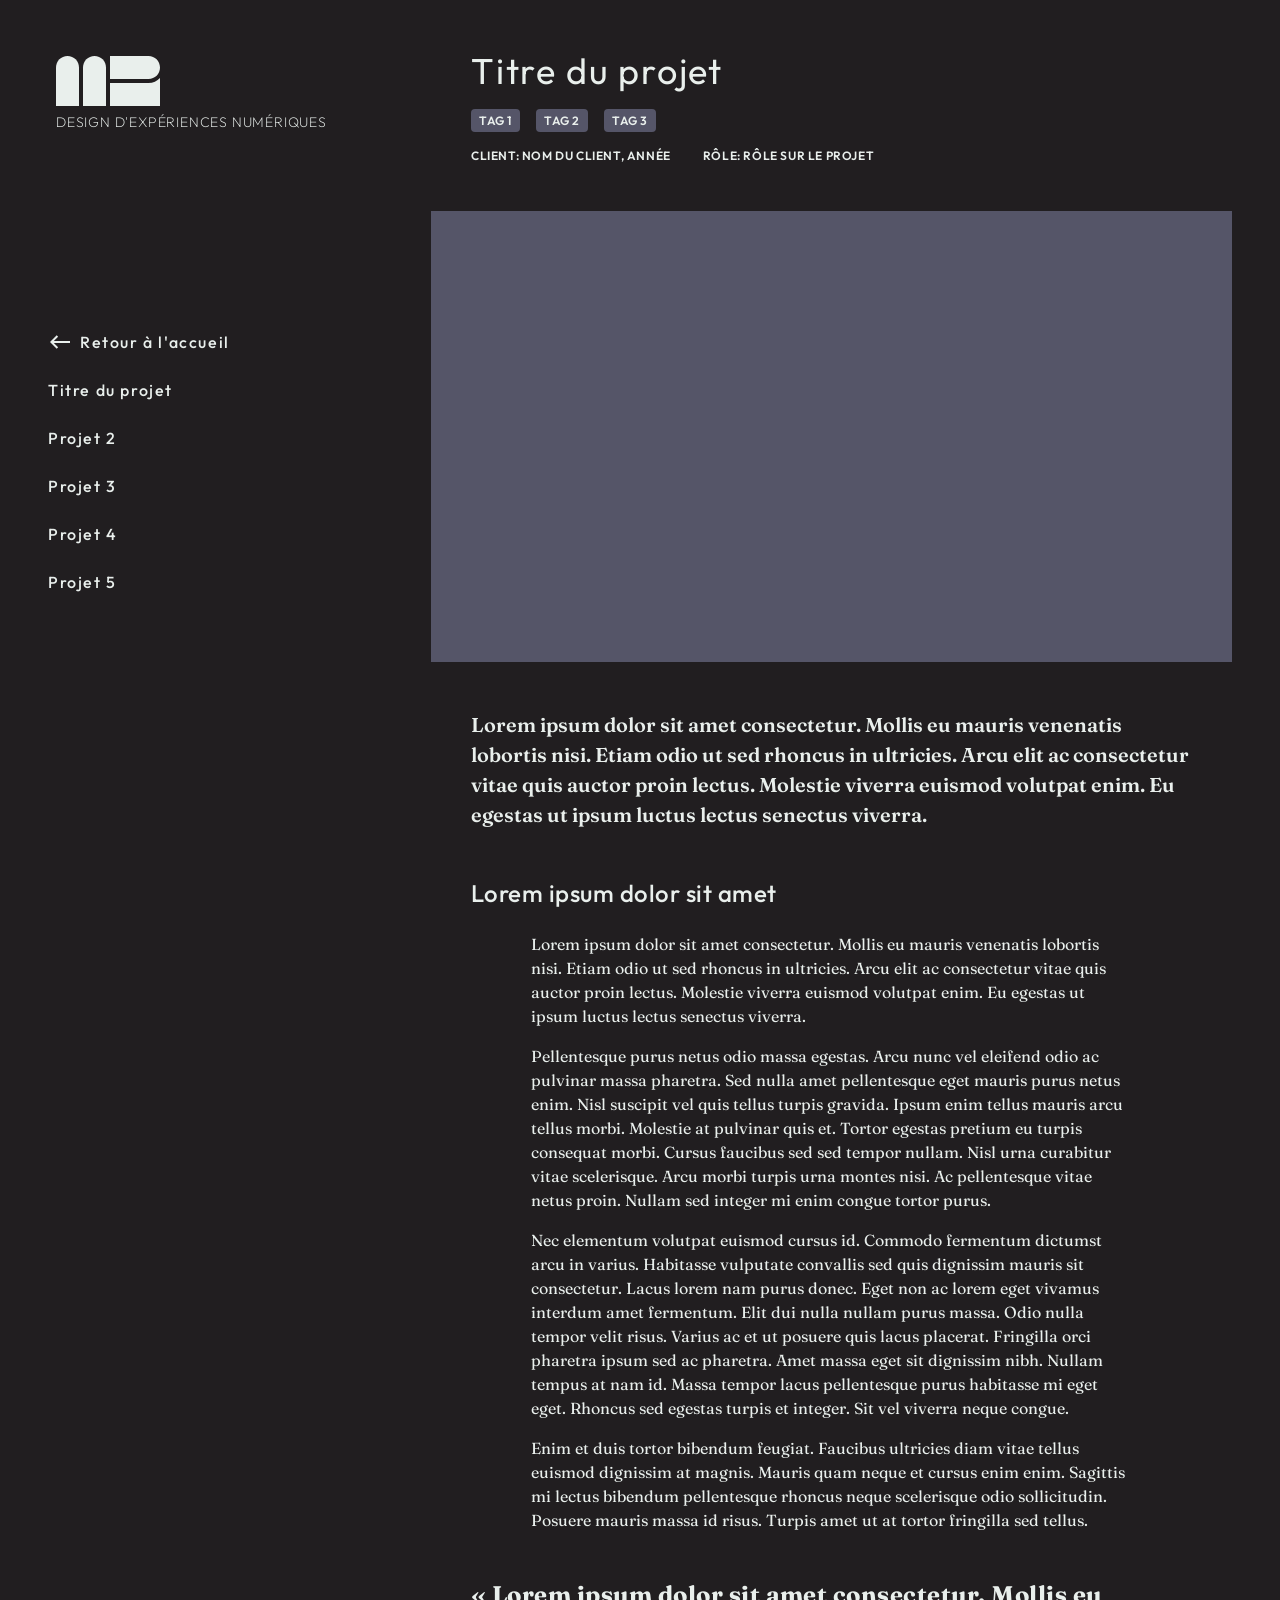
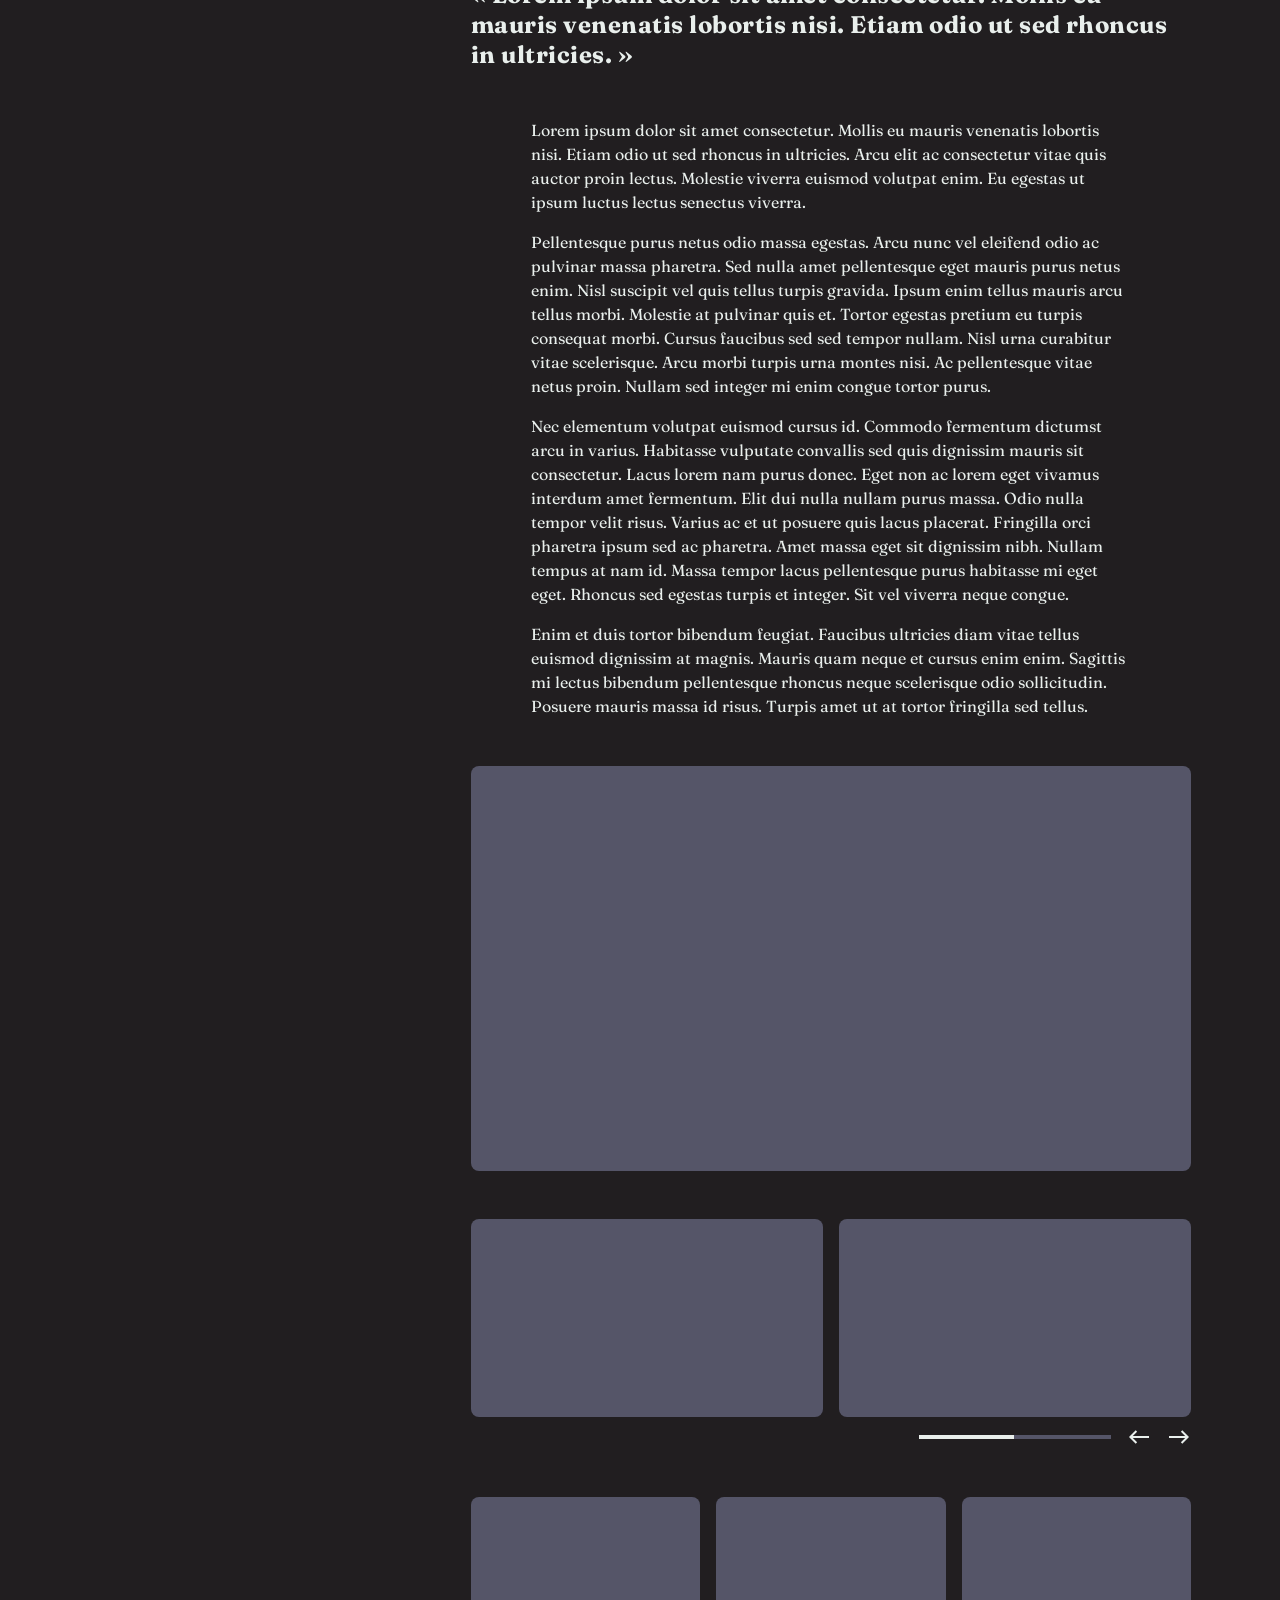
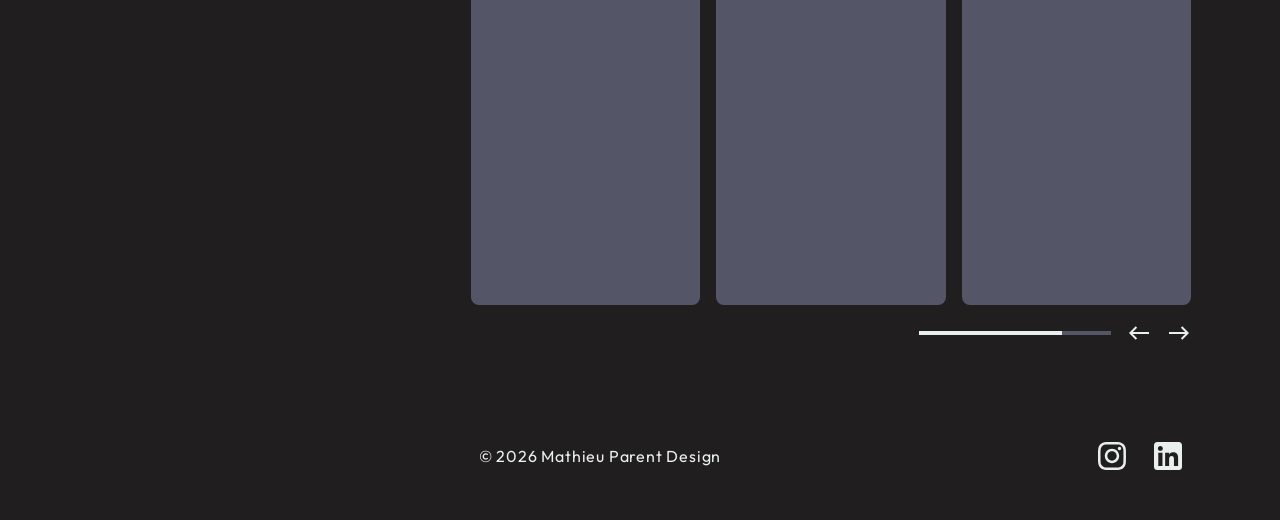
<file: project-tmp.html>
<!DOCTYPE html>
<html lang="fr">
<head>
  <meta charset="UTF-8" />
  <meta name="viewport" content="width=device-width, initial-scale=1.0" />
  <title>Titre du projet — Mathieu Parent</title>
  <link rel="preconnect" href="https://fonts.googleapis.com" />
  <link rel="preconnect" href="https://fonts.gstatic.com" crossorigin />
  <link href="https://fonts.googleapis.com/css2?family=Fraunces:opsz,wght@9..144,400;600;700&family=Outfit:wght@300;400;500;600&display=swap" rel="stylesheet" />
  <link rel="stylesheet" href="styles.css" />
</head>
<body>
  <div class="layout">

    <nav class="navigation navigation--projects" id="navigation">
      <div class="navigation__top">
        <a href="index.html" class="navigation__brand" aria-label="Mathieu Parent">
          <img class="logo logo--desktop" src="assets/logo.svg" alt="" />
          <img class="logo logo--mobile" src="assets/logo-mobile.svg" alt="" />
          <p class="navigation__tagline">design d'expériences numériques</p>
        </a>

        <button
          class="navigation__toggle"
          type="button"
          aria-expanded="false"
          aria-controls="navigation-menu"
          aria-label="Ouvrir le menu"
        >
          <img class="navigation__icon navigation__icon--menu" src="assets/menu.svg" alt="" width="32" height="32" />
          <img class="navigation__icon navigation__icon--close" src="assets/close.svg" alt="" width="32" height="32" />
        </button>
      </div>

      <div class="navigation__body" id="navigation-menu">
        <ul class="navigation__links">
          <li>
            <a href="index.html" class="navigation__link navigation__link--back">
              <img class="navigation__link-icon" src="assets/arrow-left.svg" alt="" width="24" height="24" />
              Retour à l'accueil
            </a>
          </li>
          <li><a href="project-CB.html" class="navigation__link">Titre du projet</a></li>
          <li><a href="#" class="navigation__link">Projet 2</a></li>
          <li><a href="#" class="navigation__link">Projet 3</a></li>
          <li><a href="#" class="navigation__link">Projet 4</a></li>
          <li><a href="#" class="navigation__link">Projet 5</a></li>
        </ul>
      </div>
    </nav>

    <main class="body body--article">

      <header class="article-header">
        <div class="article-header__intro">
          <h1 class="article-header__title">Titre du projet</h1>
          <div class="article-header__meta">
            <ul class="article-header__tags">
              <li>Tag 1</li>
              <li>Tag 2</li>
              <li>Tag 3</li>
            </ul>
            <ul class="article-header__details">
              <li>Client: Nom du client, année</li>
              <li>Rôle: Rôle sur le projet</li>
            </ul>
          </div>
        </div>
        <div class="article-header__hero" aria-hidden="true"></div>
      </header>

      <div class="article-body">

        <p class="content-lead">Lorem ipsum dolor sit amet consectetur. Mollis eu mauris venenatis lobortis nisi. Etiam odio ut sed rhoncus in ultricies. Arcu elit ac consectetur vitae quis auctor proin lectus. Molestie viverra euismod volutpat enim. Eu egestas ut ipsum luctus lectus senectus viverra.</p>

        <h2 class="content-heading">Lorem ipsum dolor sit amet</h2>
        <div class="content-container">
          <div class="content-text">
            <p>Lorem ipsum dolor sit amet consectetur. Mollis eu mauris venenatis lobortis nisi. Etiam odio ut sed rhoncus in ultricies. Arcu elit ac consectetur vitae quis auctor proin lectus. Molestie viverra euismod volutpat enim. Eu egestas ut ipsum luctus lectus senectus viverra.</p>
            <p>Pellentesque purus netus odio massa egestas. Arcu nunc vel eleifend odio ac pulvinar massa pharetra. Sed nulla amet pellentesque eget mauris purus netus enim. Nisl suscipit vel quis tellus turpis gravida. Ipsum enim tellus mauris arcu tellus morbi. Molestie at pulvinar quis et. Tortor egestas pretium eu turpis consequat morbi. Cursus faucibus sed sed tempor nullam. Nisl urna curabitur vitae scelerisque. Arcu morbi turpis urna montes nisi. Ac pellentesque vitae netus proin. Nullam sed integer mi enim congue tortor purus.</p>
            <p>Nec elementum volutpat euismod cursus id. Commodo fermentum dictumst arcu in varius. Habitasse vulputate convallis sed quis dignissim mauris sit consectetur. Lacus lorem nam purus donec. Eget non ac lorem eget vivamus interdum amet fermentum. Elit dui nulla nullam purus massa. Odio nulla tempor velit risus. Varius ac et ut posuere quis lacus placerat. Fringilla orci pharetra ipsum sed ac pharetra. Amet massa eget sit dignissim nibh. Nullam tempus at nam id. Massa tempor lacus pellentesque purus habitasse mi eget eget. Rhoncus sed egestas turpis et integer. Sit vel viverra neque congue.</p>
            <p>Enim et duis tortor bibendum feugiat. Faucibus ultricies diam vitae tellus euismod dignissim at magnis. Mauris quam neque et cursus enim enim. Sagittis mi lectus bibendum pellentesque rhoncus neque scelerisque odio sollicitudin. Posuere mauris massa id risus. Turpis amet ut at tortor fringilla sed tellus.</p>
          </div>
        </div>

        <blockquote class="content-quote">
          « Lorem ipsum dolor sit amet consectetur. Mollis eu mauris venenatis lobortis nisi. Etiam odio ut sed rhoncus in ultricies. »
        </blockquote>

        <div class="content-text">
          <p>Lorem ipsum dolor sit amet consectetur. Mollis eu mauris venenatis lobortis nisi. Etiam odio ut sed rhoncus in ultricies. Arcu elit ac consectetur vitae quis auctor proin lectus. Molestie viverra euismod volutpat enim. Eu egestas ut ipsum luctus lectus senectus viverra.</p>
          <p>Pellentesque purus netus odio massa egestas. Arcu nunc vel eleifend odio ac pulvinar massa pharetra. Sed nulla amet pellentesque eget mauris purus netus enim. Nisl suscipit vel quis tellus turpis gravida. Ipsum enim tellus mauris arcu tellus morbi. Molestie at pulvinar quis et. Tortor egestas pretium eu turpis consequat morbi. Cursus faucibus sed sed tempor nullam. Nisl urna curabitur vitae scelerisque. Arcu morbi turpis urna montes nisi. Ac pellentesque vitae netus proin. Nullam sed integer mi enim congue tortor purus.</p>
          <p>Nec elementum volutpat euismod cursus id. Commodo fermentum dictumst arcu in varius. Habitasse vulputate convallis sed quis dignissim mauris sit consectetur. Lacus lorem nam purus donec. Eget non ac lorem eget vivamus interdum amet fermentum. Elit dui nulla nullam purus massa. Odio nulla tempor velit risus. Varius ac et ut posuere quis lacus placerat. Fringilla orci pharetra ipsum sed ac pharetra. Amet massa eget sit dignissim nibh. Nullam tempus at nam id. Massa tempor lacus pellentesque purus habitasse mi eget eget. Rhoncus sed egestas turpis et integer. Sit vel viverra neque congue.</p>
          <p>Enim et duis tortor bibendum feugiat. Faucibus ultricies diam vitae tellus euismod dignissim at magnis. Mauris quam neque et cursus enim enim. Sagittis mi lectus bibendum pellentesque rhoncus neque scelerisque odio sollicitudin. Posuere mauris massa id risus. Turpis amet ut at tortor fringilla sed tellus.</p>
        </div>

        <!-- Image seule -->
        <div class="media media--landscape">
          <div class="media__grid">
            <div class="media__item" aria-hidden="true"></div>
          </div>
        </div>

        <!-- Media paysage — overflow / slider -->
        <div class="media media--landscape media--overflow">
          <div class="media__track">
            <div class="media__item" aria-hidden="true"></div>
            <div class="media__item" aria-hidden="true"></div>
            <div class="media__item" aria-hidden="true"></div>
            <div class="media__item" aria-hidden="true"></div>
          </div>
          <div class="media__controls">
            <div class="media__bar" aria-hidden="true">
              <div class="media__progress"></div>
            </div>
            <button type="button" class="media__btn media__btn--prev" aria-label="Précédent">
              <img src="assets/arrow-left.svg" alt="" width="24" height="24" />
            </button>
            <button type="button" class="media__btn media__btn--next" aria-label="Suivant">
              <img src="assets/arrow-right.svg" alt="" width="24" height="24" />
            </button>
          </div>
        </div>

        <!-- Media portrait — overflow / slider -->
        <div class="media media--portrait media--overflow">
          <div class="media__track">
            <div class="media__item" aria-hidden="true"></div>
            <div class="media__item" aria-hidden="true"></div>
            <div class="media__item" aria-hidden="true"></div>
            <div class="media__item" aria-hidden="true"></div>
          </div>
          <div class="media__controls">
            <div class="media__bar" aria-hidden="true">
              <div class="media__progress"></div>
            </div>
            <button type="button" class="media__btn media__btn--prev" aria-label="Précédent">
              <img src="assets/arrow-left.svg" alt="" width="24" height="24" />
            </button>
            <button type="button" class="media__btn media__btn--next" aria-label="Suivant">
              <img src="assets/arrow-right.svg" alt="" width="24" height="24" />
            </button>
          </div>
        </div>

      </div>

      <footer class="footer">
        <p class="footer__copyright">© <span data-year></span> Mathieu Parent Design</p>
        <div class="footer__socials">
          <a class="footer__social" href="#" aria-label="Instagram">
            <img src="assets/instagram.svg" alt="" width="32" height="32" />
          </a>
          <a class="footer__social" href="#" aria-label="LinkedIn">
            <img src="assets/linkedin.svg" alt="" width="32" height="32" />
          </a>
        </div>
      </footer>

    </main>

  </div>
  <script src="nav.js"></script>
  <script src="slider.js"></script>
  <script src="lightbox.js"></script>
  <script>
    document.querySelectorAll('[data-year]').forEach((el) => {
      el.textContent = new Date().getFullYear();
    });
  </script>
</body>
</html>
</file>
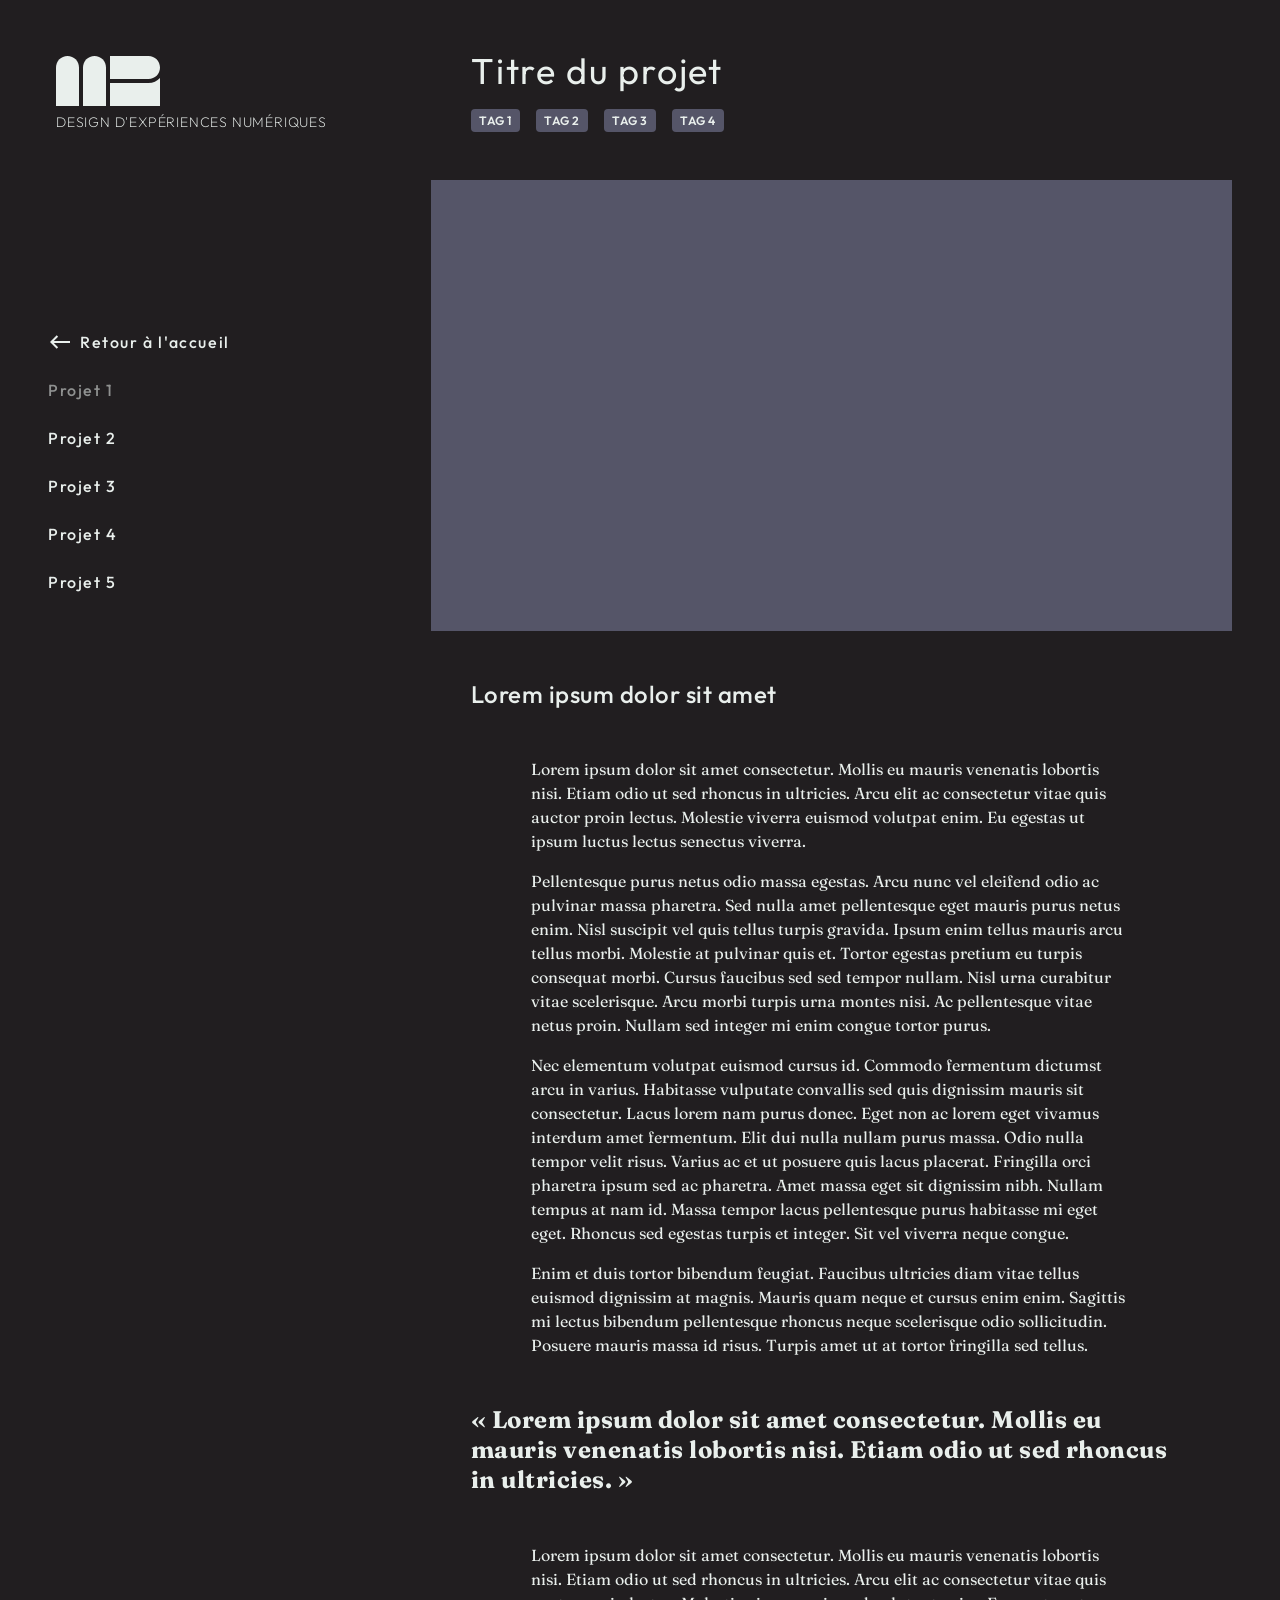
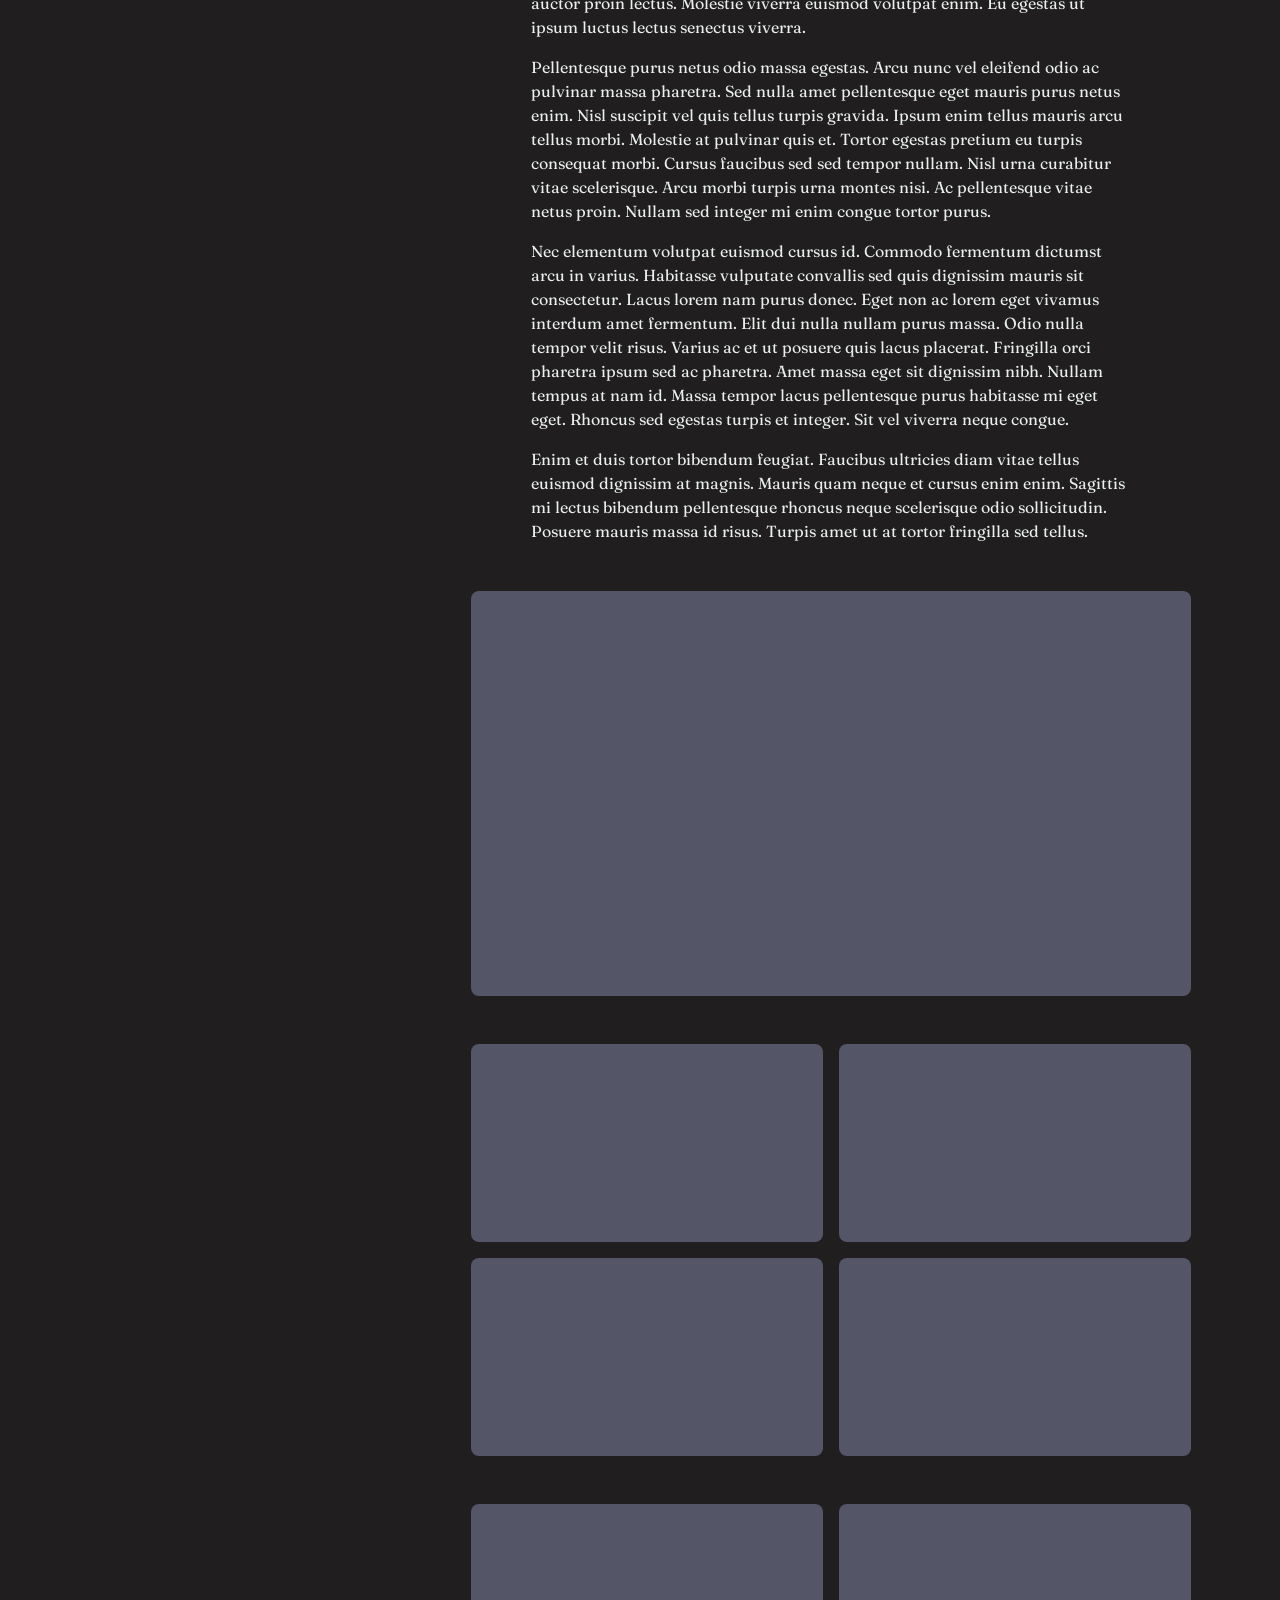
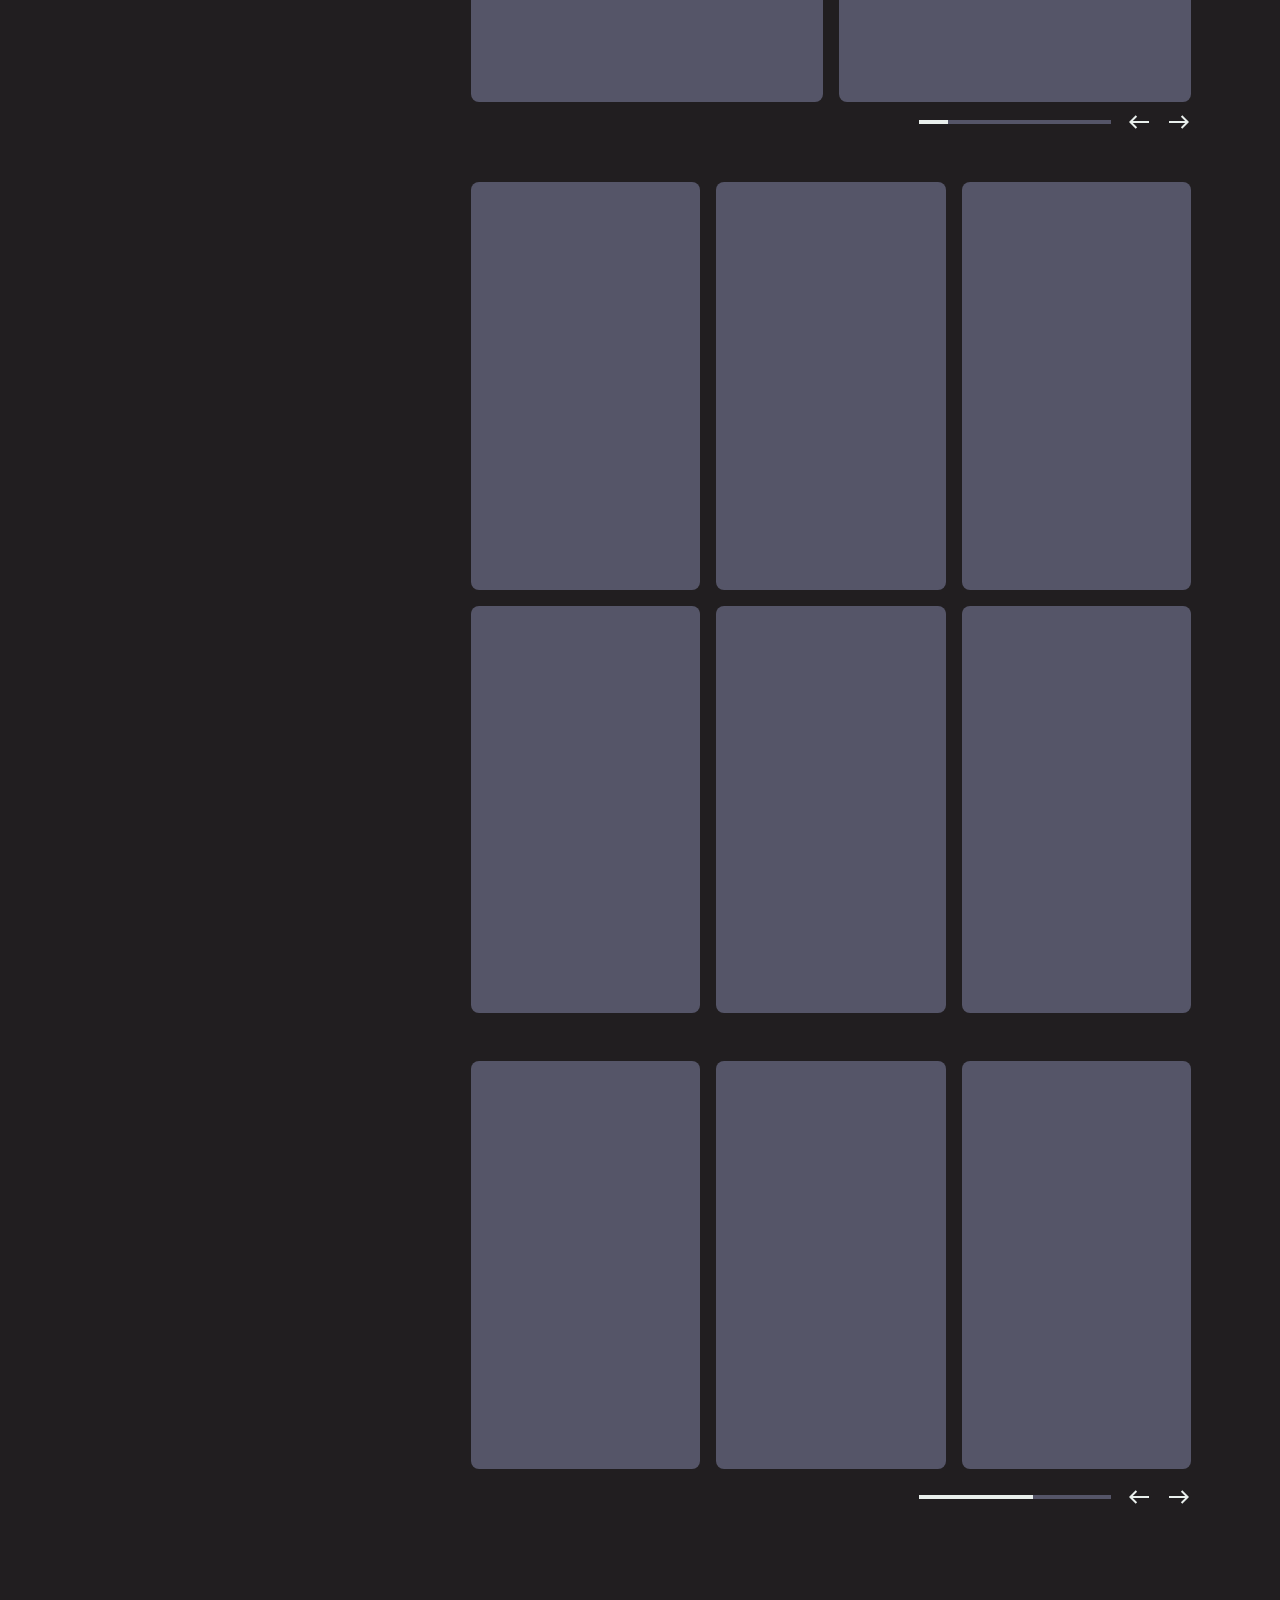
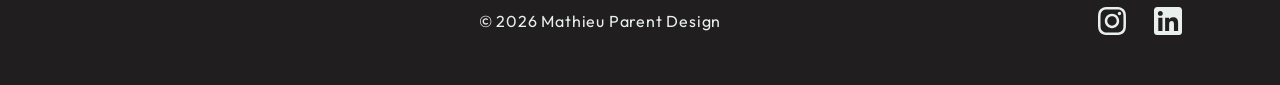
<file: projet.html>
<!DOCTYPE html>
<html lang="fr">
<head>
  <meta charset="UTF-8" />
  <meta name="viewport" content="width=device-width, initial-scale=1.0" />
  <title>Titre du projet — Mathieu Parent</title>
  <link rel="preconnect" href="https://fonts.googleapis.com" />
  <link rel="preconnect" href="https://fonts.gstatic.com" crossorigin />
  <link href="https://fonts.googleapis.com/css2?family=Fraunces:opsz,wght@9..144,400;700&family=Outfit:wght@300;400;500;600&display=swap" rel="stylesheet" />
  <link rel="stylesheet" href="styles.css" />
</head>
<body>
  <div class="layout">

    <nav class="navigation navigation--projects" id="navigation">
      <div class="navigation__top">
        <a href="index.html" class="navigation__brand" aria-label="Mathieu Parent">
          <img class="logo logo--desktop" src="assets/logo.svg" alt="" />
          <img class="logo logo--mobile" src="assets/logo-mobile.svg" alt="" />
          <p class="navigation__tagline">design d'expériences numériques</p>
        </a>

        <button
          class="navigation__toggle"
          type="button"
          aria-expanded="false"
          aria-controls="navigation-menu"
          aria-label="Ouvrir le menu"
        >
          <img class="navigation__icon navigation__icon--menu" src="assets/menu.svg" alt="" width="32" height="32" />
          <img class="navigation__icon navigation__icon--close" src="assets/close.svg" alt="" width="32" height="32" />
        </button>
      </div>

      <div class="navigation__body" id="navigation-menu">
        <ul class="navigation__links">
          <li>
            <a href="index.html" class="navigation__link navigation__link--back">
              <img class="navigation__link-icon" src="assets/arrow-left.svg" alt="" width="24" height="24" />
              Retour à l'accueil
            </a>
          </li>
          <li><a href="projet.html" class="navigation__link" aria-current="page">Projet 1</a></li>
          <li><a href="#" class="navigation__link">Projet 2</a></li>
          <li><a href="#" class="navigation__link">Projet 3</a></li>
          <li><a href="#" class="navigation__link">Projet 4</a></li>
          <li><a href="#" class="navigation__link">Projet 5</a></li>
        </ul>
      </div>
    </nav>

    <main class="body body--article">

      <header class="article-header">
        <div class="article-header__intro">
          <h1 class="article-header__title">Titre du projet</h1>
          <ul class="article-header__tags">
            <li>Tag 1</li>
            <li>Tag 2</li>
            <li>Tag 3</li>
            <li>Tag 4</li>
          </ul>
        </div>
        <div class="article-header__hero" aria-hidden="true"></div>
      </header>

      <div class="article-body">

        <h2 class="content-heading">Lorem ipsum dolor sit amet</h2>

        <div class="content-text">
          <p>Lorem ipsum dolor sit amet consectetur. Mollis eu mauris venenatis lobortis nisi. Etiam odio ut sed rhoncus in ultricies. Arcu elit ac consectetur vitae quis auctor proin lectus. Molestie viverra euismod volutpat enim. Eu egestas ut ipsum luctus lectus senectus viverra.</p>
          <p>Pellentesque purus netus odio massa egestas. Arcu nunc vel eleifend odio ac pulvinar massa pharetra. Sed nulla amet pellentesque eget mauris purus netus enim. Nisl suscipit vel quis tellus turpis gravida. Ipsum enim tellus mauris arcu tellus morbi. Molestie at pulvinar quis et. Tortor egestas pretium eu turpis consequat morbi. Cursus faucibus sed sed tempor nullam. Nisl urna curabitur vitae scelerisque. Arcu morbi turpis urna montes nisi. Ac pellentesque vitae netus proin. Nullam sed integer mi enim congue tortor purus.</p>
          <p>Nec elementum volutpat euismod cursus id. Commodo fermentum dictumst arcu in varius. Habitasse vulputate convallis sed quis dignissim mauris sit consectetur. Lacus lorem nam purus donec. Eget non ac lorem eget vivamus interdum amet fermentum. Elit dui nulla nullam purus massa. Odio nulla tempor velit risus. Varius ac et ut posuere quis lacus placerat. Fringilla orci pharetra ipsum sed ac pharetra. Amet massa eget sit dignissim nibh. Nullam tempus at nam id. Massa tempor lacus pellentesque purus habitasse mi eget eget. Rhoncus sed egestas turpis et integer. Sit vel viverra neque congue.</p>
          <p>Enim et duis tortor bibendum feugiat. Faucibus ultricies diam vitae tellus euismod dignissim at magnis. Mauris quam neque et cursus enim enim. Sagittis mi lectus bibendum pellentesque rhoncus neque scelerisque odio sollicitudin. Posuere mauris massa id risus. Turpis amet ut at tortor fringilla sed tellus.</p>
        </div>

        <blockquote class="content-quote">
          « Lorem ipsum dolor sit amet consectetur. Mollis eu mauris venenatis lobortis nisi. Etiam odio ut sed rhoncus in ultricies. »
        </blockquote>

        <div class="content-text">
          <p>Lorem ipsum dolor sit amet consectetur. Mollis eu mauris venenatis lobortis nisi. Etiam odio ut sed rhoncus in ultricies. Arcu elit ac consectetur vitae quis auctor proin lectus. Molestie viverra euismod volutpat enim. Eu egestas ut ipsum luctus lectus senectus viverra.</p>
          <p>Pellentesque purus netus odio massa egestas. Arcu nunc vel eleifend odio ac pulvinar massa pharetra. Sed nulla amet pellentesque eget mauris purus netus enim. Nisl suscipit vel quis tellus turpis gravida. Ipsum enim tellus mauris arcu tellus morbi. Molestie at pulvinar quis et. Tortor egestas pretium eu turpis consequat morbi. Cursus faucibus sed sed tempor nullam. Nisl urna curabitur vitae scelerisque. Arcu morbi turpis urna montes nisi. Ac pellentesque vitae netus proin. Nullam sed integer mi enim congue tortor purus.</p>
          <p>Nec elementum volutpat euismod cursus id. Commodo fermentum dictumst arcu in varius. Habitasse vulputate convallis sed quis dignissim mauris sit consectetur. Lacus lorem nam purus donec. Eget non ac lorem eget vivamus interdum amet fermentum. Elit dui nulla nullam purus massa. Odio nulla tempor velit risus. Varius ac et ut posuere quis lacus placerat. Fringilla orci pharetra ipsum sed ac pharetra. Amet massa eget sit dignissim nibh. Nullam tempus at nam id. Massa tempor lacus pellentesque purus habitasse mi eget eget. Rhoncus sed egestas turpis et integer. Sit vel viverra neque congue.</p>
          <p>Enim et duis tortor bibendum feugiat. Faucibus ultricies diam vitae tellus euismod dignissim at magnis. Mauris quam neque et cursus enim enim. Sagittis mi lectus bibendum pellentesque rhoncus neque scelerisque odio sollicitudin. Posuere mauris massa id risus. Turpis amet ut at tortor fringilla sed tellus.</p>
        </div>

        <!-- Image seule -->
        <div class="content-image" aria-hidden="true"></div>

        <!-- Media paysage — grille (max 2 / min 352px) -->
        <div class="media media--landscape">
          <div class="media__grid">
            <div class="media__item" aria-hidden="true"></div>
            <div class="media__item" aria-hidden="true"></div>
            <div class="media__item" aria-hidden="true"></div>
            <div class="media__item" aria-hidden="true"></div>
          </div>
        </div>

        <!-- Media paysage — overflow / slider -->
        <div class="media media--landscape media--overflow">
          <div class="media__track">
            <div class="media__item" aria-hidden="true"></div>
            <div class="media__item" aria-hidden="true"></div>
            <div class="media__item" aria-hidden="true"></div>
            <div class="media__item" aria-hidden="true"></div>
            <div class="media__item" aria-hidden="true"></div>
            <div class="media__item" aria-hidden="true"></div>
            <div class="media__item" aria-hidden="true"></div>
            <div class="media__item" aria-hidden="true"></div>
            <div class="media__item" aria-hidden="true"></div>
            <div class="media__item" aria-hidden="true"></div>
            <div class="media__item" aria-hidden="true"></div>
            <div class="media__item" aria-hidden="true"></div>
            <div class="media__item" aria-hidden="true"></div>
          </div>
          <div class="media__controls">
            <div class="media__bar" aria-hidden="true">
              <div class="media__progress"></div>
            </div>
            <button type="button" class="media__btn media__btn--prev" aria-label="Précédent">
              <img src="assets/arrow-left.svg" alt="" width="24" height="24" />
            </button>
            <button type="button" class="media__btn media__btn--next" aria-label="Suivant">
              <img src="assets/arrow-right.svg" alt="" width="24" height="24" />
            </button>
          </div>
        </div>

        <!-- Media portrait — grille (max 3 / min 229px) -->
        <div class="media media--portrait">
          <div class="media__grid">
            <div class="media__item" aria-hidden="true"></div>
            <div class="media__item" aria-hidden="true"></div>
            <div class="media__item" aria-hidden="true"></div>
            <div class="media__item" aria-hidden="true"></div>
            <div class="media__item" aria-hidden="true"></div>
            <div class="media__item" aria-hidden="true"></div>
          </div>
        </div>

        <!-- Media portrait — overflow / slider -->
        <div class="media media--portrait media--overflow">
          <div class="media__track">
            <div class="media__item" aria-hidden="true"></div>
            <div class="media__item" aria-hidden="true"></div>
            <div class="media__item" aria-hidden="true"></div>
            <div class="media__item" aria-hidden="true"></div>
            <div class="media__item" aria-hidden="true"></div>
          </div>
          <div class="media__controls">
            <div class="media__bar" aria-hidden="true">
              <div class="media__progress"></div>
            </div>
            <button type="button" class="media__btn media__btn--prev" aria-label="Précédent">
              <img src="assets/arrow-left.svg" alt="" width="24" height="24" />
            </button>
            <button type="button" class="media__btn media__btn--next" aria-label="Suivant">
              <img src="assets/arrow-right.svg" alt="" width="24" height="24" />
            </button>
          </div>
        </div>

      </div>

      <footer class="footer">
        <p class="footer__copyright">© <span data-year></span> Mathieu Parent Design</p>
        <div class="footer__socials">
          <a class="footer__social" href="#" aria-label="Instagram">
            <img src="assets/instagram.svg" alt="" width="32" height="32" />
          </a>
          <a class="footer__social" href="#" aria-label="LinkedIn">
            <img src="assets/linkedin.svg" alt="" width="32" height="32" />
          </a>
        </div>
      </footer>

    </main>

  </div>
  <script src="nav.js"></script>
  <script src="slider.js"></script>
  <script>
    document.querySelectorAll('[data-year]').forEach((el) => {
      el.textContent = new Date().getFullYear();
    });
  </script>
</body>
</html>
</file>
<file: styles.css>
*, *::before, *::after {
  box-sizing: border-box;
  margin: 0;
  padding: 0;
}

:root {
  --dark: #211e20;
  --light: #e9efec;
  --mid: #555568;
  --shadow: #a0a08b;
  --media-radius: 8px;
}

html {
  min-height: 100%;
  scroll-behavior: smooth;
  scroll-padding-top: 3rem; /* 48px — offset navigation ancres */
}

body {
  min-height: 100%;
  background: var(--dark);
  font-family: 'Outfit', sans-serif;
}

body.nav-open {
  overflow: hidden;
}

body.lightbox-open {
  overflow: hidden;
}

@media (prefers-reduced-motion: reduce) {
  html {
    scroll-behavior: auto;
  }
}

/* ── Scroll / load reveal ── */

.reveal {
  opacity: 0;
  transform: translateY(32px);
  transition:
    opacity 1.5s cubic-bezier(0.22, 1, 0.36, 1),
    transform 1.5s cubic-bezier(0.22, 1, 0.36, 1);
  transition-delay: var(--reveal-delay, 0ms);
}

.reveal.is-visible {
  opacity: 1;
  transform: translateY(0);
}

@media (prefers-reduced-motion: reduce) {
  .reveal {
    opacity: 1;
    transform: none;
    transition: none;
  }
}

/* ── Page layout ── */

.layout {
  display: flex;
  align-items: flex-start;
  min-height: 100%;
}

.body {
  flex: 1 1 auto;
  width: auto;
  min-width: 0;
  display: flex;
  flex-direction: column;
  gap: 13rem; /* 208px */
}

/* ── Navigation ── */

.navigation {
  display: flex;
  flex-direction: column;
  gap: 8px;
  padding: 48px;
  background: var(--dark);
  position: sticky;
  top: 0;
  height: 100vh;
  width: fit-content;
  min-width: 328px;
  flex-shrink: 0;
  z-index: 100;
}

.navigation__top {
  display: flex;
  align-items: flex-start;
  justify-content: space-between;
  width: 100%;
}

.navigation__brand {
  display: flex;
  flex-direction: column;
  gap: 8px;
  padding: 8px;
  text-decoration: none;
  color: inherit;
}

.logo {
  display: block;
  --fill-0: var(--light);
}

.logo--desktop {
  width: 104px;
  height: 50px;
}

.logo--mobile {
  display: none;
  width: 40px;
  height: 40px;
}

.navigation__tagline {
  font-family: 'Outfit', sans-serif;
  font-weight: 200;
  font-size: 14px;
  line-height: 16px;
  letter-spacing: 0.8px;
  text-transform: uppercase;
  color: var(--light);
}

.navigation__toggle {
  display: none;
  align-items: center;
  justify-content: center;
  width: 32px;
  height: 32px;
  padding: 0;
  border: 0;
  background: transparent;
  cursor: pointer;
  flex-shrink: 0;
}

.navigation__icon {
  display: block;
  width: 32px;
  height: 32px;
  --fill-0: var(--light);
}

.navigation__icon--close {
  display: none;
}

.navigation.is-open .navigation__icon--menu {
  display: none;
}

.navigation.is-open .navigation__icon--close {
  display: block;
}

.navigation__body {
  display: flex;
  flex-direction: column;
  gap: 24px;
  justify-content: center;
  flex: 1;
  padding-bottom: 74px;
}

.navigation__links {
  display: flex;
  flex-direction: column;
  gap: 8px;
  list-style: none;
  width: 100%;
}

.navigation__link {
  display: block;
  padding: 8px 0;
  width: 100%;
  font-family: 'Outfit', sans-serif;
  font-weight: 500;
  font-size: 16px;
  line-height: 24px;
  letter-spacing: 1.6px;
  text-transform: uppercase;
  color: var(--light);
  text-decoration: none;
  white-space: nowrap;
}

.navigation__link:hover {
  opacity: 0.7;
}

.navigation__button {
  display: inline-flex;
  align-items: center;
  justify-content: center;
  padding: 12px 24px;
  background: var(--light);
  border-radius: 0 20px 20px 0;
  font-family: 'Outfit', sans-serif;
  font-weight: 600;
  font-size: 14px;
  line-height: 16px;
  letter-spacing: 0.42px;
  text-transform: uppercase;
  color: var(--dark);
  text-decoration: none;
  white-space: nowrap;
  align-self: flex-start;
}

.navigation__button:hover {
  opacity: 0.9;
}

/* Mobile : ≤1079px — nav sticky top + dropdown overlay */

@media (max-width: 1079px) {
  html {
    scroll-padding-top: 56px;
  }

  .layout {
    flex-direction: column;
    align-items: stretch;
  }

  .body {
    width: 100%;
  }

  .navigation {
    width: 100%;
    min-width: 0;
    height: auto;
    padding: 8px 24px;
    gap: 0;
    position: sticky;
    top: 0;
  }

  .navigation__top {
    align-items: center;
    min-height: 40px;
  }

  .navigation__brand {
    padding: 0;
    gap: 0;
  }

  .logo--desktop,
  .navigation__tagline {
    display: none;
  }

  .logo--mobile {
    display: block;
  }

  .navigation__toggle {
    display: flex;
  }

  .navigation__body {
    display: none;
    position: absolute;
    top: 100%;
    left: 0;
    right: 0;
    flex: none;
    padding: 24px;
    background: var(--dark);
    justify-content: flex-start;
  }

  .navigation.is-open .navigation__body {
    display: flex;
  }

  .navigation__links {
    width: 100%;
  }

  .navigation__link {
    font-family: 'Outfit', sans-serif;
    font-weight: 400;
    font-size: 16px;
    line-height: 24px;
    letter-spacing: 1.6px;
    text-transform: none;
    font-variation-settings: 'SOFT' 0, 'WONK' 1;
  }

  .navigation__button {
    width: 100%;
    box-shadow: none;
    align-self: stretch;
  }
}

/* ── Header ── */
/* Figma : flex-col, gap 104px — tagline (padding 48px) + client & company (185px) */

.header {
  display: flex;
  flex-direction: column;
  align-items: flex-start;
  justify-content: space-between;
  gap: 104px;
  width: 100%;
  height: 100vh;
  min-height: 780px;
  padding: 0;
}

.header__tagline-block {
  display: flex;
  flex-direction: column;
  align-items: flex-start;
  width: 100%;
  padding: 48px;
  overflow: clip;
}

.header__tagline {
  display: block;
  width: 100%;
  max-width: 900px;
  font-family: 'Outfit', sans-serif;
  font-weight: 400;
  font-size: clamp(2rem, 5cqw, 4rem);
  line-height: 1.25;
  letter-spacing: 3.2px;
  color: var(--light);
  overflow-wrap: break-word;
}

/* ── Client & company ── */
/* Fluid : min = tailles mobile Figma, max = desktop — scale selon la largeur du bandeau */

.client-company {
  container-type: inline-size;
  container-name: client-company;
  display: flex;
  align-items: center;
  width: 100%;
  height: clamp(61px, 17.13cqw, 121px);
  overflow: hidden;
  flex-shrink: 0;
}

.client-company__track {
  display: flex;
  width: max-content;
  animation: client-marquee 28s linear infinite;
}

.client-company__set {
  display: flex;
  align-items: center;
  gap: clamp(24px, 4.44cqw, 48px);
  flex-shrink: 0;
  padding-right: clamp(24px, 4.44cqw, 48px);
}

.client-logo {
  display: block;
  flex-shrink: 0;
  object-fit: contain;
}

.client-logo--intact     { width: clamp(68px, 12.31cqw, 133px);  height: clamp(29px, 5.28cqw, 57px); }
.client-logo--desjardins { width: clamp(124px, 22.96cqw, 248px); height: clamp(27px, 5cqw, 54px); }
.client-logo--accenture  { width: clamp(94px, 17.41cqw, 188px);  height: clamp(24px, 4.44cqw, 48px); }
.client-logo--locomotive { width: clamp(159px, 29.35cqw, 317px); height: clamp(17px, 3.15cqw, 34px); }
.client-logo--lg2        { width: clamp(33px, 6.02cqw, 65px);    height: clamp(24px, 4.44cqw, 48px); }
.client-logo--turbulent  { width: clamp(138px, 24.63cqw, 266px); height: clamp(14px, 2.5cqw, 27px); }
.client-logo--mtm-design { width: clamp(178px, 32.22cqw, 348px); height: clamp(20px, 3.61cqw, 39px); }
.client-logo--metamusique { width: clamp(162px, 29.44cqw, 318px); height: clamp(25px, 4.54cqw, 49px); }

.client-company__dot {
  display: block;
  flex-shrink: 0;
  width: clamp(12px, 1.48cqw, 16px);
  height: clamp(12px, 1.48cqw, 16px);
}

@keyframes client-marquee {
  from { transform: translateX(0); }
  to   { transform: translateX(-50%); }
}

@media (prefers-reduced-motion: reduce) {
  .client-company__track { animation: none; }
}

@media (max-width: 1079px) {
  .header {
    height: calc(100dvh - 56px);
    min-height: 0;
  }

  .header__tagline-block {
    padding: 24px;
  }
}

/* ── Section (shared) ── */
/* Figma component : title + content, gap 49px (site), padding 48px */

.section {
  display: flex;
  flex-direction: column;
  align-items: flex-start;
  gap: 49px;
  width: 100%;
  padding: 0 48px;
  flex-shrink: 0;
}

.section__title {
  width: 100%;
  max-width: 720px;
  font-family: 'Outfit', sans-serif;
  font-weight: 500;
  font-size: 32px;
  line-height: 1.25;
  letter-spacing: 1.6px;
  color: var(--light);
}

.section__content {
  display: flex;
  flex-direction: column;
  align-items: flex-start;
  width: 100%;
  flex-shrink: 0;
  container-type: inline-size;
  container-name: section-content;
}

@media (max-width: 1079px) {
  .section {
    padding: 0 24px;
  }
}

/* ── Projects listing ── */
/* Breakpoints (card 365px + gap 48px) :
   2 cols ≥ 2×365 + 1×48 = 778px
   3 cols ≥ 3×365 + 2×48 = 1191px
   4 cols ≥ 4×365 + 3×48 = 1604px */

.projects-listing {
  display: grid;
  grid-template-columns: minmax(0, 1fr);
  align-items: start;
  gap: 48px;
  width: 100%;
  list-style: none;
}

@container section-content (min-width: 778px) {
  .projects-listing {
    grid-template-columns: repeat(2, minmax(0, 1fr));
  }
}

@container section-content (min-width: 1191px) {
  .projects-listing {
    grid-template-columns: repeat(3, minmax(0, 1fr));
  }
}

@container section-content (min-width: 1604px) {
  .projects-listing {
    grid-template-columns: repeat(4, minmax(0, 1fr));
  }
}

/* ── Project card ── */

.project-card {
  position: relative;
  display: flex;
  flex-direction: column;
  align-items: flex-start;
  gap: 8px;
  min-width: 0;
}

.project-card__link {
  color: inherit;
  text-decoration: none;
  cursor: pointer;
}

/* Zone cliquable sur toute la carte */
.project-card__link::after {
  content: '';
  position: absolute;
  inset: 0;
  z-index: 1;
}

.project-card:has(.project-card__link):hover .project-card__title {
  opacity: 0.7;
}

.project-card__media {
  width: 100%;
  aspect-ratio: 160 / 90;
  background: var(--mid);
  border-radius: var(--media-radius);
  flex-shrink: 0;
}

.project-card__text {
  display: flex;
  flex-direction: column;
  align-items: flex-start;
  gap: 16px;
  width: 100%;
}

.project-card__title {
  width: 100%;
  font-family: 'Outfit', sans-serif;
  font-weight: 500;
  font-size: 20px;
  line-height: 125%;
  letter-spacing: 0.05em;
  color: var(--light);
}

.project-card__description {
  width: 100%;
  font-family: 'Fraunces', sans-serif;
  font-weight: 400;
  font-size: 16px;
  line-height: 20px;
  color: var(--light);
  font-variation-settings: 'SOFT' 0, 'WONK' 1;
  overflow-wrap: break-word;
}

/* ── Services listing ── */
/* Breakpoints (card 480px + gap 48px) :
   2 cols ≥ 2×480 + 1×48 = 1008px
   Max 2 colonnes pour largeur cohérente sur dernière rangée incomplete. */

.services-listing {
  display: grid;
  grid-template-columns: minmax(0, 1fr);
  align-items: start;
  gap: 48px;
  width: 100%;
  list-style: none;
}

@container section-content (min-width: 1008px) {
  .services-listing {
    grid-template-columns: repeat(2, minmax(0, 1fr));
  }
}

/* ── Service card ── */

.service-card {
  display: flex;
  flex-direction: column;
  align-items: flex-start;
  gap: 8px;
  min-width: 0;
}

.service-card__media {
  width: 56px;
  height: 56px;
  background: var(--mid);
  border-radius: var(--media-radius);
  flex-shrink: 0;
}

.service-card__text {
  display: flex;
  flex-direction: column;
  align-items: flex-start;
  gap: 24px;
  width: 100%;
}

.service-card__title {
  width: 100%;
  font-family: 'Outfit', sans-serif;
  font-weight: 500;
  font-size: 20px;
  line-height: 125%;
  letter-spacing: 0.05em;
  color: var(--light);
  overflow-wrap: break-word;
}

.service-card__description {
  width: 100%;
  max-width: 600px;
  font-family: 'Fraunces', sans-serif;
  font-weight: 400;
  font-size: 16px;
  line-height: 1.5;
  color: var(--light);
  font-variation-settings: 'SOFT' 0, 'WONK' 1;
  overflow-wrap: break-word;
}

/* ── About section content ── */

.about-section-content {
  display: flex;
  flex-direction: column;
  align-items: flex-start;
  width: 100%;
  overflow: clip;
}

.top-block {
  display: flex;
  flex-direction: column;
  align-items: flex-start;
  gap: 48px;
  width: 100%;
}

.top-block__intro {
  display: flex;
  flex-wrap: wrap;
  align-items: flex-start;
  gap: 48px;
  width: 100%;
}

.top-block__media {
  flex: 1 0 0;
  width: 100%;
  min-width: min(100%, 320px);
  max-width: 484px;
  aspect-ratio: 160 / 90;
  background: var(--mid);
  border-radius: var(--media-radius);
}

.text-column {
  display: flex;
  flex: 1 0 0;
  flex-direction: column;
  align-items: flex-start;
  gap: 24px;
  min-width: min(100%, 600px);
  max-width: 720px;
}

.text-column__heading {
  width: 100%;
  min-width: min(100%, 600px);
  max-width: 720px;
  font-family: 'Outfit', sans-serif;
  font-weight: 500;
  font-size: 20px;
  line-height: 125%;
  letter-spacing: 0.05em;
  color: var(--light);
  overflow-wrap: break-word;
}

.text-column__body {
  width: 100%;
  min-width: min(100%, 600px);
  max-width: 720px;
  font-family: 'Fraunces', sans-serif;
  font-weight: 400;
  font-size: 17px;
  line-height: 1.6;
  color: var(--light);
  opacity: 0.9;
  font-variation-settings: 'SOFT' 0, 'WONK' 1;
  overflow-wrap: break-word;
}

/* ── Certificates block + certifications listing ── */
/* Breakpoints (tile 260px + gap 16px) :
   2 cols ≥ 2×260 + 1×16 = 536px
   3 cols ≥ 3×260 + 2×16 = 812px
   4 cols ≥ 4×260 + 3×16 = 1088px
   Max 4 colonnes (composante Figma). */

.certificates-block {
  display: flex;
  flex-direction: column;
  align-items: flex-start;
  gap: 24px;
  width: 100%;
  container-type: inline-size;
  container-name: certificates-block;
}

.certificates-block__label {
  font-family: 'Outfit', sans-serif;
  font-weight: 500;
  font-size: 20px;
  line-height: 125%;
  letter-spacing: 0.05em;
  color: var(--light);
}

.certifications-listing {
  display: grid;
  grid-template-columns: minmax(0, 1fr);
  gap: 16px;
  width: 100%;
  list-style: none;
  overflow: clip;
}

@container certificates-block (min-width: 536px) {
  .certifications-listing {
    grid-template-columns: repeat(2, minmax(0, 1fr));
  }
}

@container certificates-block (min-width: 812px) {
  .certifications-listing {
    grid-template-columns: repeat(3, minmax(0, 1fr));
  }
}

@container certificates-block (min-width: 1088px) {
  .certifications-listing {
    grid-template-columns: repeat(4, minmax(0, 1fr));
  }
}

.certification {
  display: block;
  min-width: 0;
  overflow: clip;
}

.certification__media {
  width: 100%;
  aspect-ratio: 160 / 90;
  background: var(--mid);
  border-radius: var(--media-radius);
}

/* ── Tools block + tools listing ── */
/* Breakpoints (tool 144px + gap 16px) :
   2 cols ≥ 2×144 + 1×16 = 304px
   3 cols ≥ 3×144 + 2×16 = 464px
   4 cols ≥ 4×144 + 3×16 = 624px
   5 cols ≥ 5×144 + 4×16 = 784px
   6 cols ≥ 6×144 + 5×16 = 944px */

.tools-block {
  display: flex;
  flex-direction: column;
  align-items: flex-start;
  gap: 24px;
  width: 100%;
  container-type: inline-size;
  container-name: tools-block;
}

.tools-block__label {
  font-family: 'Outfit', sans-serif;
  font-weight: 500;
  font-size: 20px;
  line-height: 125%;
  letter-spacing: 0.05em;
  color: var(--light);
}

.tools-listing {
  display: grid;
  grid-template-columns: minmax(144px, 1fr);
  gap: 16px;
  width: 100%;
  list-style: none;
}

@container tools-block (min-width: 304px) {
  .tools-listing {
    grid-template-columns: repeat(2, minmax(144px, 1fr));
  }
}

@container tools-block (min-width: 464px) {
  .tools-listing {
    grid-template-columns: repeat(3, minmax(144px, 1fr));
  }
}

@container tools-block (min-width: 624px) {
  .tools-listing {
    grid-template-columns: repeat(4, minmax(144px, 1fr));
  }
}

@container tools-block (min-width: 784px) {
  .tools-listing {
    grid-template-columns: repeat(5, minmax(144px, 1fr));
  }
}

@container tools-block (min-width: 944px) {
  .tools-listing {
    grid-template-columns: repeat(6, minmax(144px, 1fr));
  }
}

/* ── Tool ── */

.tool {
  display: flex;
  flex-direction: row;
  align-items: center;
  gap: 8px;
  min-width: 144px;
  max-width: 100%;
  justify-self: start;
}

.tool__media {
  width: 48px;
  height: 48px;
  background: var(--mid);
  border-radius: var(--media-radius);
  flex-shrink: 0;
}

.tool__title {
  flex: 1 0 0;
  min-width: 0;
  font-family: 'Fraunces', sans-serif;
  font-weight: 400;
  font-size: 16px;
  line-height: 1.5;
  color: var(--light);
  font-variation-settings: 'SOFT' 0, 'WONK' 1;
  overflow-wrap: break-word;
}

/* ── Footer ── */
/* Figma : desktop padding 48 / mobile padding 24 — copyright + socials */

.footer {
  display: flex;
  align-items: center;
  justify-content: space-between;
  flex-wrap: wrap;
  gap: 24px;
  width: 100%;
  padding: 48px;
  flex-shrink: 0;
}

.footer__copyright {
  font-family: 'Outfit', sans-serif;
  font-weight: 400;
  font-size: 16px;
  line-height: 1.25;
  letter-spacing: 0.8px;
  color: var(--light);
  white-space: nowrap;
}

.footer__socials {
  display: flex;
  align-items: center;
  justify-content: flex-end;
  gap: 24px;
  flex: 1 0 0;
  min-width: 0;
}

.footer__social {
  display: block;
  width: 32px;
  height: 32px;
  flex-shrink: 0;
  --fill-0: var(--light);
}

.footer__social img {
  display: block;
  width: 32px;
  height: 32px;
}

.footer__social:hover {
  opacity: 0.7;
}

@media (max-width: 1079px) {
  .footer {
    padding: 24px;
    justify-content: flex-start;
  }

  .footer__copyright {
    flex: 1 0 0;
    min-width: min(100%, 256px);
    white-space: normal;
  }

  .footer__socials {
    flex: none;
    justify-content: flex-start;
  }
}

/* ── Navigation — variante projets ── */

.navigation--projects .navigation__button {
  display: none;
}

.navigation--projects .navigation__link {
  text-transform: none;
  display: flex;
  align-items: flex-start;
  gap: 8px;
}

.navigation--projects .navigation__link--back {
  white-space: nowrap;
}

.navigation__link-icon {
  display: block;
  width: 24px;
  height: 24px;
  flex-shrink: 0;
  --fill-0: var(--light);
}

.navigation--projects .navigation__link[aria-current="page"] {
  opacity: 0.55;
}

/* ── Article / projet page ── */

.body--article {
  --article-content-padding: 24px;
  align-items: center;
  gap: 48px;
  padding: 48px;
  padding-bottom: 0;
}

.article-header {
  display: flex;
  flex-direction: column;
  align-items: center;
  gap: 48px;
  width: 100%;
  max-width: 900px;
}

.article-header__intro {
  display: flex;
  flex-direction: column;
  align-items: flex-start;
  gap: 16px;
  padding: 0 var(--article-content-padding);
  width: 100%;
  max-width: 768px;
  container-type: inline-size;
}

.article-header__title {
  width: 100%;
  max-width: 720px;
  font-family: 'Outfit', sans-serif;
  font-weight: 400;
  font-size: clamp(2rem, 5cqw, 3rem);
  line-height: 1.25;
  letter-spacing: 0.05em;
  color: var(--light);
  overflow-wrap: break-word;
}

.article-header__meta {
  display: flex;
  flex-direction: column;
  align-items: flex-start;
  gap: 16px;
  width: 100%;
  max-width: 720px;
}

.article-header__tags {
  display: flex;
  flex-wrap: wrap;
  gap: 16px;
  list-style: none;
}

.article-header__tags li {
  display: flex;
  align-items: center;
  justify-content: center;
  padding: 4px 8px;
  border-radius: 4px;
  background: var(--mid);
  font-family: 'Outfit', sans-serif;
  font-weight: 600;
  font-size: 12px;
  line-height: 1.25;
  letter-spacing: 0.6px;
  text-transform: uppercase;
  color: var(--light);
  white-space: nowrap;
}

.article-header__details {
  display: flex;
  flex-wrap: wrap;
  gap: 32px;
  list-style: none;
  font-family: 'Outfit', sans-serif;
  font-weight: 600;
  font-size: 12px;
  line-height: 1.25;
  letter-spacing: 0.6px;
  text-transform: uppercase;
  color: var(--light);
}

.article-header__hero {
  width: 100%;
  max-width: 900px;
  max-height: 506.25px;
  aspect-ratio: 160 / 90;
  background: var(--mid);
}

.article-body {
  --article-section-width: 720px;
  display: flex;
  flex-direction: column;
  align-items: center;
  gap: 48px;
  width: 100%;
  max-width: 768px;
  padding: 0 var(--article-content-padding);
  container-type: inline-size;
}

/* Types de contenu */

.content-lead {
  width: 100%;
  margin: 0;
  font-family: 'Fraunces', sans-serif;
  font-weight: 600;
  font-size: 20px;
  line-height: 1.5;
  color: var(--light);
  font-variation-settings: 'SOFT' 0, 'WONK' 1;
  overflow-wrap: break-word;
}

.content-heading {
  width: 100%;
  font-family: 'Outfit', sans-serif;
  font-weight: 500;
  font-size: 24px;
  line-height: 1.25;
  letter-spacing: 0.02em;
  color: var(--light);
  overflow-wrap: break-word;
}

.content-heading + .content-container {
  margin-top: -24px;
}

.content-container {
  display: flex;
  flex-direction: column;
  align-items: flex-start;
  gap: 24px;
  width: 100%;
  max-width: 600px;
}

.content-subheading {
  width: 100%;
  margin: 0;
  font-family: 'Outfit', sans-serif;
  font-weight: 500;
  font-size: 16px;
  line-height: 1.25;
  letter-spacing: 0.02em;
  text-transform: uppercase;
  color: var(--light);
  overflow-wrap: break-word;
}

.content-text {
  width: 100%;
  max-width: 600px;
  font-family: 'Fraunces', sans-serif;
  font-weight: 400;
  font-size: 16px;
  line-height: 1.5;
  color: var(--light);
  font-variation-settings: 'SOFT' 0, 'WONK' 1;
  overflow-wrap: break-word;
}

.content-text p + p {
  margin-top: 16px;
}

.content-text ul {
  list-style: none;
  padding-left: 0;
}

.content-text ul li {
  position: relative;
  padding-left: 14px;
}

.content-text ul li::before {
  content: '';
  position: absolute;
  left: 0;
  top: 0.75em;
  width: 6px;
  height: 4px;
  background: var(--light);
  border-radius: 0 999px 999px 0;
  transform: translateY(-50%);
}

.content-text ul li + li {
  margin-top: 8px;
}

.content-text p + ul,
.content-text ul + p {
  margin-top: 16px;
}

.content-container .content-text {
  max-width: none;
}

.content-container .media--overflow {
  width: min(var(--article-section-width), 100cqw);
  max-width: min(var(--article-section-width), 100cqw);
  margin-inline: calc((100% - min(var(--article-section-width), 100cqw)) / 2);
}

.content-quote {
  width: 100%;
  margin: 0;
  font-family: 'Fraunces', sans-serif;
  font-weight: 700;
  font-size: 24px;
  line-height: 1.25;
  letter-spacing: 0.02em;
  color: var(--light);
  font-variation-settings: 'SOFT' 0, 'WONK' 1;
  overflow-wrap: break-word;
}

.content-image {
  width: 100%;
  aspect-ratio: 160 / 90;
  background: var(--mid);
  border-radius: var(--media-radius);
}

/* ── Media (grille / overflow) ── */

.media {
  display: flex;
  flex-direction: column;
  align-items: flex-end;
  gap: 16px;
  width: 100%;
}

.media--landscape.media--overflow {
  gap: 8px;
}

.media__grid {
  display: grid;
  gap: 16px;
  width: 100%;
}

.media--landscape .media__grid {
  grid-template-columns: repeat(
    auto-fill,
    minmax(min(100%, 352px), 1fr)
  );
}

.media--portrait .media__grid {
  grid-template-columns: repeat(
    auto-fill,
    minmax(min(100%, 229px), 1fr)
  );
}

.media__item {
  width: 100%;
  border-radius: var(--media-radius);
  flex-shrink: 0;
  overflow: clip;
}

.media__item:empty {
  background: var(--mid);
}

.media__item:has(.media__image, .media__video) {
  position: relative;
}

.media__open {
  position: absolute;
  inset: 0;
  z-index: 2;
  width: 100%;
  height: 100%;
  padding: 0;
  margin: 0;
  border: 0;
  background: transparent;
  cursor: zoom-in;
  outline: none;
  touch-action: manipulation;
}

.media__open:focus,
.media__open:focus-visible {
  outline: none;
}

.media__video {
  display: block;
  width: 100%;
  height: 100%;
  object-fit: contain;
  border-radius: inherit;
}

.media__image {
  display: block;
  width: 100%;
  height: 100%;
  object-fit: contain;
  border-radius: inherit;
}

.media--landscape .media__grid:has(.media__item:only-child) {
  grid-template-columns: 1fr;
}

.media--landscape .media__item {
  aspect-ratio: 160 / 90;
  min-height: 198px;
}

.media--portrait .media__item {
  aspect-ratio: 129 / 229.33;
  min-height: 0;
}

.media--overflow .media__track {
  display: flex;
  gap: 16px;
  width: 100%;
  overflow-x: auto;
  overflow-y: hidden;
  scroll-snap-type: x mandatory;
  -webkit-overflow-scrolling: touch;
  touch-action: pan-x;
  overscroll-behavior-x: contain;
  scrollbar-width: none;
  -ms-overflow-style: none;
  cursor: grab;
}

.media--overflow .media__track:active,
.media--overflow .media__track.is-dragging {
  cursor: grabbing;
  scroll-snap-type: none;
  user-select: none;
}

.media--overflow .media__track::-webkit-scrollbar {
  display: none;
}

.media--overflow .media__item {
  scroll-snap-align: start;
  flex: 0 0 auto;
}

.media--landscape.media--overflow .media__item {
  width: calc((100% - 16px) / 2);
  min-width: min(100%, 280px);
  min-height: 0;
}

.media--portrait.media--overflow .media__item {
  width: calc((100% - 32px) / 3);
  min-width: min(100%, 180px);
}

.media__controls {
  display: flex;
  align-items: center;
  justify-content: center;
  gap: 16px;
  width: 272px;
  max-width: 100%;
}

.media__bar {
  position: relative;
  flex: 1 0 0;
  min-width: 0;
  height: 4px;
  background: var(--mid);
  overflow: clip;
}

.media__progress {
  position: absolute;
  top: 0;
  left: 0;
  height: 4px;
  width: 0;
  background: var(--light);
}

.media__btn {
  display: flex;
  align-items: center;
  justify-content: center;
  width: 24px;
  height: 24px;
  padding: 0;
  border: 0;
  background: transparent;
  cursor: pointer;
  flex-shrink: 0;
  --fill-0: var(--light);
}

.media__btn img {
  display: block;
  width: 24px;
  height: 24px;
}

.media__btn:hover {
  opacity: 0.7;
}

@media (max-width: 1079px) {
  .body--article {
    --article-content-padding: 0;
    padding: 24px;
    padding-bottom: 0;
  }

  .media--landscape.media--overflow .media__item,
  .media--portrait.media--overflow .media__item {
    width: min(100%, 80%);
  }
}

/* ── Lightbox (pages projet) ── */

.lightbox {
  position: fixed;
  inset: 0;
  z-index: 200;
  display: flex;
  align-items: center;
  justify-content: center;
  padding: 48px;
}

.lightbox[hidden] {
  display: none;
}

.lightbox__backdrop {
  position: absolute;
  inset: 0;
  background: var(--dark);
}

.lightbox__close {
  position: absolute;
  top: 24px;
  right: 24px;
  z-index: 2;
  display: flex;
  align-items: center;
  justify-content: center;
  width: 32px;
  height: 32px;
  padding: 0;
  border: 0;
  background: transparent;
  cursor: pointer;
  outline: none;
  --fill-0: var(--light);
}

.lightbox__close:focus,
.lightbox__close:focus-visible {
  outline: none;
}

.lightbox__close:hover {
  opacity: 0.7;
}

.lightbox__frame {
  position: relative;
  display: inline-flex;
  max-width: 100%;
  max-height: 100%;
}

.lightbox__stage {
  position: relative;
  z-index: 1;
  display: flex;
  align-items: center;
  justify-content: center;
  width: 100%;
  height: 100%;
  max-width: 100%;
  max-height: 100%;
  background: var(--dark);
}

.lightbox__media {
  display: block;
  max-width: 100%;
  max-height: 100%;
  width: auto;
  height: auto;
  object-fit: contain;
}

.lightbox__media--image {
  background: var(--dark);
}

@media (max-width: 1079px) {
  .lightbox {
    padding: 24px;
  }
}
</file>
